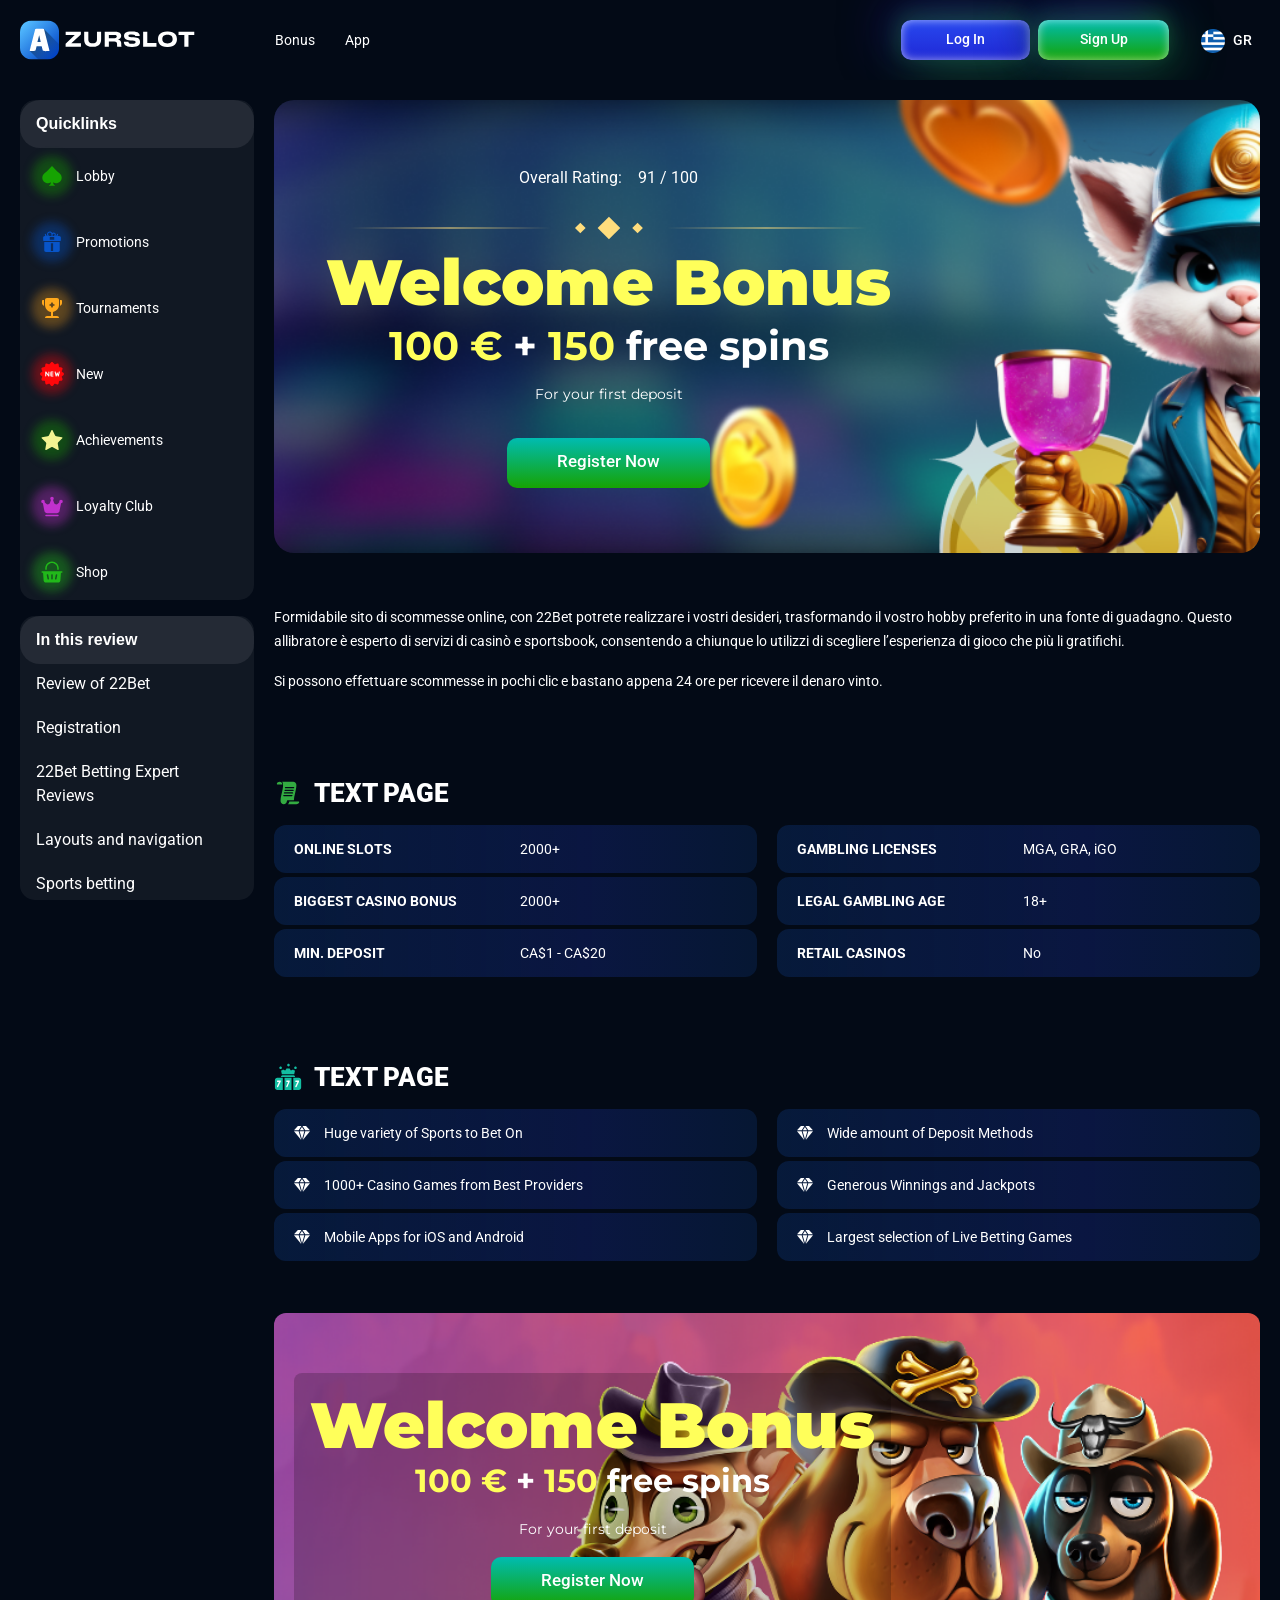
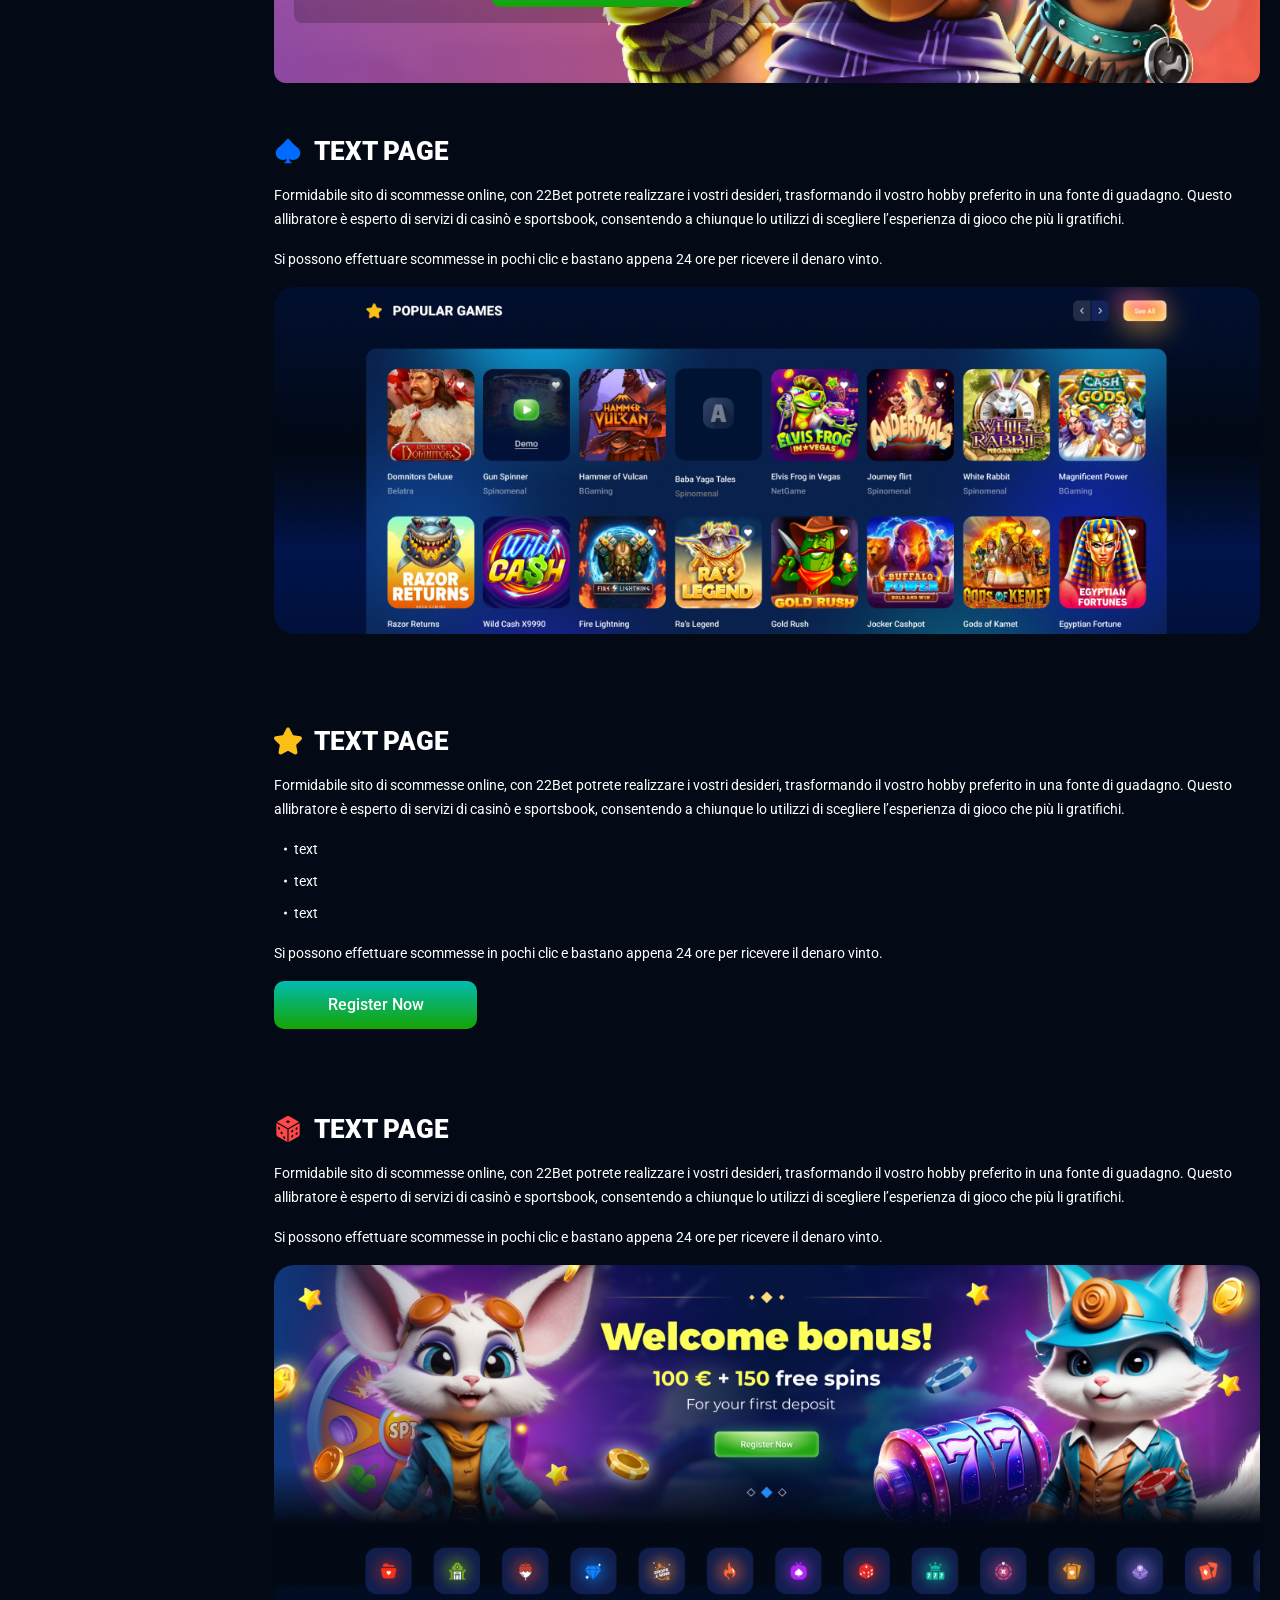
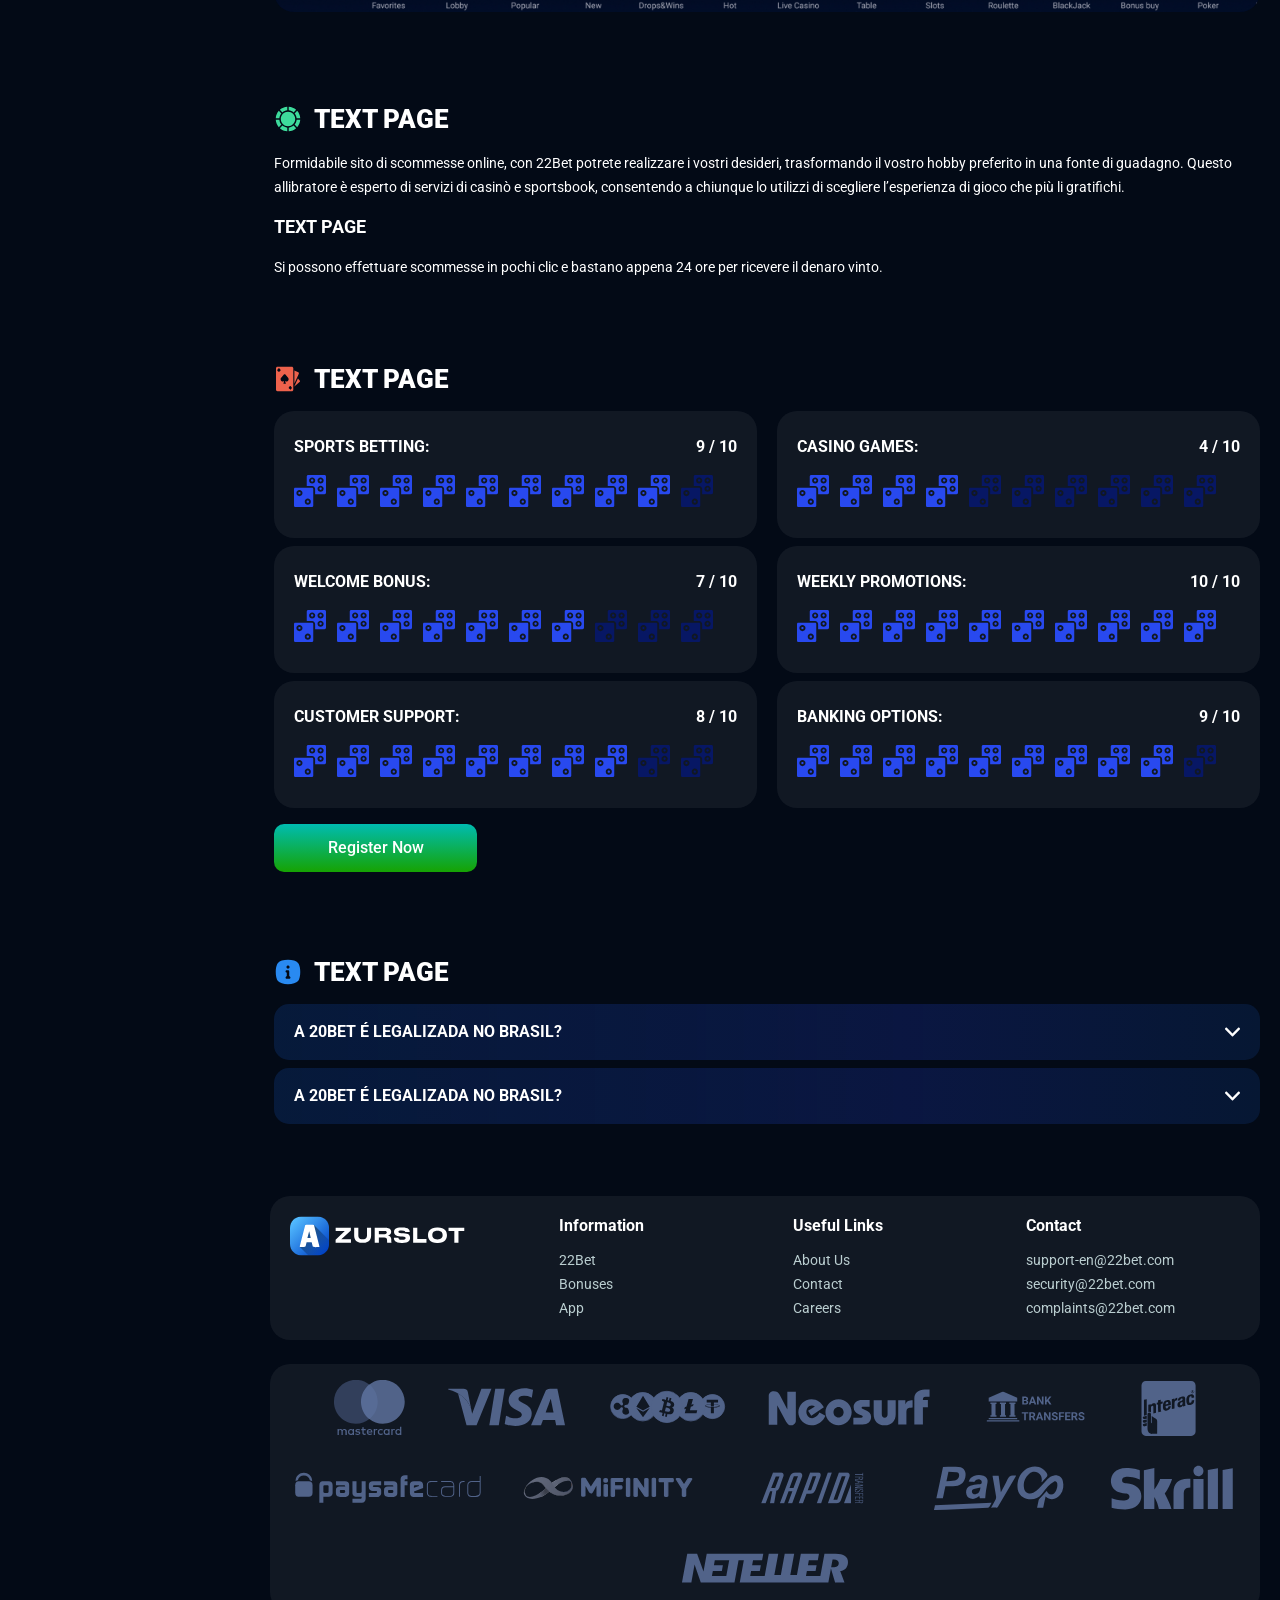
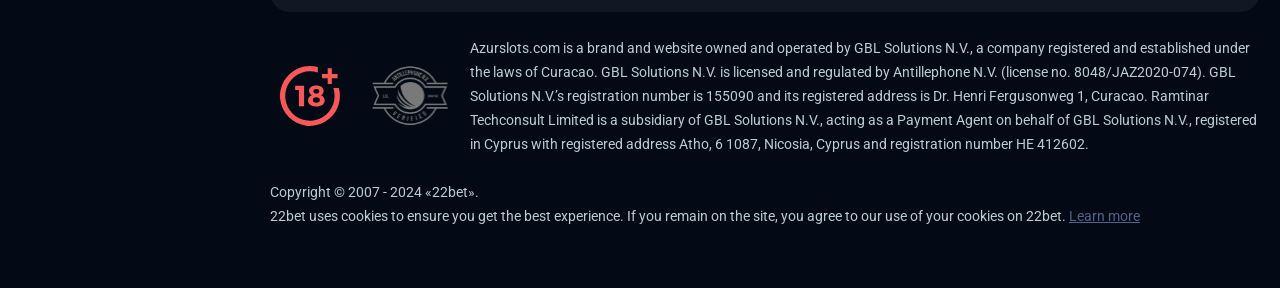
<file: index.html>
<!DOCTYPE html>
<html lang="gr">
  <head>
    <meta charset="UTF-8" />
    <meta name="viewport" content="width=device-width, initial-scale=1.0" />
    <title>Welcome bonus!</title>
    <meta
      name="description"
      content=""
    />
    <meta property="og:site_name" content="" />
    <meta property="og:title" content="" />
    <meta property="og:type" content="website" />
    <meta property="og:url" content="http://azurslot.gr/" />
    <meta property="og:image" content />
    <meta property="og:image:alt" content />
    <meta property="og:locale" content="gr" />
    <meta
      property="og:description"
      content=""
    />
    <link rel="preconnect" href="https://fonts.googleapis.com" />
    <link rel="preconnect" href="https://fonts.gstatic.com" crossorigin />
    <link
      href="https://fonts.googleapis.com/css2?family=Roboto:wght@400;500;700&family=Montserrat:wght@100;200;300;400;500;600;700;800;900&display=swap"
      rel="stylesheet"
    />

    <link rel="stylesheet" href="./css/reset.css" />
    <link rel="stylesheet" href="./css/main.css" />
    <link rel="stylesheet" href="./css/media.css" />
    <link rel="icon" href="./images/favicon.png" type="image/x-icon" />
    <script
      src="https://code.jquery.com/jquery-3.6.1.min.js"
      integrity="sha256-o88AwQnZB+VDvE9tvIXrMQaPlFFSUTR+nldQm1LuPXQ="
      crossorigin="anonymous"
    ></script>
  </head>
  <body>
    <header class="header">
      <section class="content header__content">
        <a href="#" class="logo header__logo"
          ><img src="./images/logo.svg" alt="logo" title=""
        /></a>
        <button class="header__btn-menu">
          <svg
            width="16px"
            height="16px"
            viewBox="0 0 16 16"
            xmlns="http://www.w3.org/2000/svg"
          >
            <rect y="0" width="16" height="3" rx="1.5"></rect>
            <rect y="6.5" width="16" height="3" rx="1.5"></rect>
            <rect y="13" width="16" height="3" rx="1.5"></rect>
          </svg>
        </button>
        <nav class="menu header__menu">
          <ul class="header__menu-list">
            <li><a href="#">Bonus</a></li>
            <li><a href="#">App</a></li>
          </ul>
          <div class="header__btn">
            <a
              href="#"
              class="header__button header__button-login header__btn-login"
              >Log In
            </a>
            <a
              href="#"
              class="header__button header__button-signin header__btn-signin"
              >Sign Up</a
            >
          </div>
        </nav>
        <a href="#" class="header__button header__button-login">Log In</a>
        <a href="#" class="header__button header__button-signin">Sign Up</a>

        <div class="header__language">
          <div class="header__flag-wrap">
            <a class="header__country" href="#">
              <span><img src="./images/flag.png" alt=" Flag" title /></span>
              <span>gr</span>
            </a>
          </div>
        </div>
      </section>
    </header>
    <main class="main">
      <aside class="sidebar-wrapper">
        <section class="content sidebar">
          <nav class="menu sidebar__menu">
            <button class="sidebar__links-menu">Quicklinks</button>
            <ul>
              <li>
                <a href="#">
                  <div class="icon-blur">
                    <span></span>
                    <img
                      class="icon-default"
                      src="./images/sidebar/lobby.svg"
                      alt=" Lobby"
                      title
                    />
                  </div>

                  Lobby
                </a>
              </li>
              <li>
                <a href="#">
                  <div class="icon-blur">
                    <span></span>
                    <img
                      class="icon-default"
                      src="./images/sidebar/promotions.svg"
                      alt="Promotions"
                      title
                    />
                  </div>
                  Promotions</a
                >
              </li>
              <li>
                <a href="#">
                  <div class="icon-blur">
                    <span></span
                    ><img
                      class="icon-default"
                      src="./images/sidebar/tournaments.svg"
                      alt="Tournaments"
                      title
                    />
                  </div>
                  Tournaments</a
                >
              </li>
              <li>
                <a href="#">
                  <div class="icon-blur">
                    <span></span
                    ><img
                      class="icon-default"
                      src="./images/sidebar/new.svg"
                      alt="New"
                      title
                    />
                  </div>

                  New</a
                >
              </li>
              <li>
                <a href="">
                  <div class="icon-blur">
                    <span></span
                    ><img
                      class="icon-default"
                      src="./images/sidebar/achievements.svg"
                      alt="Achievements"
                      title
                    />
                  </div>
                  Achievements</a
                >
              </li>

              <li>
                <a href="">
                  <div class="icon-blur">
                    <span></span
                    ><img
                      class="icon-default"
                      src="./images/sidebar/loyaltyClub.svg"
                      alt="Loyalty Club"
                      title
                    />
                  </div>
                  Loyalty Club</a
                >
              </li>
              <li>
                <a href="">
                  <div class="icon-blur">
                    <span></span
                    ><img
                      class="icon-default"
                      src="./images/sidebar/shop.svg"
                      alt="Shop"
                      title
                    />
                  </div>
                  Shop</a
                >
              </li>
            </ul>
          </nav>

          <div class="sidebar__navigation">
            <button class="sidebar__links-button">In this review</button>
            <div class="sidebar__links">
              <ul class="sidebar__links-list">
                <li><a href="#" title>Review of 22Bet</a></li>
                <li><a href="#" title>Registration</a></li>
                <li><a href="#" title>22Bet Betting Expert Reviews</a></li>
                <li><a href="#" title>Layouts and navigation</a></li>
                <li><a href="#" title>Sports betting</a></li>
                <li><a href="#" title>Sports offers</a></li>
                <li><a href="#" title>Live betting</a></li>
                <li><a href="#" title>Cash out</a></li>
                <li><a href="#" title>Live stream</a></li>
              </ul>
            </div>
          </div>
        </section>
      </aside>

      <section class="content__wrapper">
        <section class="content hero hero__content">
          <div class="background ">
            <img src="./images/main/bg-main.png" alt="hero" title />
          </div>

          <div class="hero__data">
            <div
              class="hero__rating"
              itemscope
              itemtype="http://schema.org/Game"
            >
              <p>Overall Rating:</p>
              <meta itemprop="name" content="http://azurslot.gr/" />
              <span
                itemprop="aggregateRating"
                itemscope
                itemtype="http://schema.org/AggregateRating"
              >
                <span itemprop="ratingValue"> 91 </span>
                <span> / </span>
                <span itemprop="bestRating"> 100 </span>
                <meta itemprop="reviewCount" content="100" />
              </span>
            </div>
            <h1 class="title general hero__title">
              Welcome Bonus 
              <strong>
                100 € <span> + </span>150 <span>free spins </span></strong
              >
            </h1>
            <p class="hero__text">For your first deposit</p>

            <a href="#" class="button hero__button">Register Now</a>
          </div>
        </section>
        <section class="content page-nav">
          <div class="page-nav-button sidebar__links-button">
            In this review
          </div>
          <ul class="page-nav-list sidebar__links-list">
            <li><a href="#" title>Review of 22Bet</a></li>
            <li><a href="#" title>Registration</a></li>
            <li><a href="#" title>22Bet Betting Expert Reviews</a></li>
            <li><a href="#" title>Layouts and navigation</a></li>
            <li><a href="#" title>Sports betting</a></li>
            <li><a href="#" title>Sports offers</a></li>
            <li><a href="#" title>Live betting</a></li>
            <li><a href="#" title>Cash out</a></li>
            <li><a href="#" title>Live stream</a></li>
          </ul>
        </section>
        <section class="content article">
          <p>
            Formidabile sito di scommesse online, con 22Bet potrete realizzare i
            vostri desideri, trasformando il vostro hobby preferito in una fonte
            di guadagno. Questo allibratore è esperto di servizi di casinò e
            sportsbook, consentendo a chiunque lo utilizzi di scegliere
            l’esperienza di gioco che più li gratifichi.
          </p>

          <p>
            Si possono effettuare scommesse in pochi clic e bastano appena 24
            ore per ricevere il denaro vinto.
          </p>
        </section>

      
        <section class="content about">
          <h2 class="title high about__title">Text page</h2>
         <div class="about__content">
          <table class="about__table">
            <tbody class="about__group">
              
                <tr>
                <td>Online slots</td>
                <td>2000+</td>
               </tr>
               <tr>
                <td>Biggest casino bonus</td>
                <td>2000+</td>
               </tr>
               <tr>
                <td>Min. deposit</td>
                <td>CA$1 - CA$20</td>
               </tr>
            </tbody>
            <tbody class="about__group">
                <tr>
                  <td>Gambling licenses</td>
                  <td>MGA, GRA, iGO</td>
                </tr>
                <tr>
                  <td>Legal gambling age</td>
                  <td>18+</td>
                </tr>
                <tr>
                  <td>Retail casinos</td>
                  <td>No</td>
                </tr>
              
            </tbody>
          </table>
       
         </div>
        </section> 
  <section class="content features ">
          <h2 class="title high features__title features__title-jackpot">Text page</h2>
          <div class="features__list">
              
            <div class="features__info">
            <ul >
              <li class="features__item">
                      Huge variety of Sports to Bet On
              </li>
              <li>
                1000+ Casino Games from Best Providers
              </li>
              <li>
                Mobile Apps for iOS and Android
              </li>
            </ul>
            <ul>
              <li>
                Wide amount of Deposit Methods
              </li>
              <li>
                Generous Winnings and Jackpots
              </li>
              <li>
               Largest selection of Live Betting Games
              </li>
            </ul>
           </div>
       
          </div>
        </section>
        <section class="content banner">
          <div class="background banner__background">
            <img src="./images/main/banner-main.png" alt="banner" title />
          </div>
          <div class="banner__info">
            <h2 class="title high banner__title-main">
              Welcome Bonus 
              <strong>
                100 € <span> + </span>150 <span>free spins </span></strong
              >
            </h2>
            <p>
              For your first deposit</p>
              <a href="#" class="button banner__button">Register Now</a>
            </p>
          </div>
        </section>
        <section class="content article">
          <h2 class="article__title high title">Text page</h2>

          <p class="">
            Formidabile sito di scommesse online, con 22Bet potrete realizzare i
            vostri desideri, trasformando il vostro hobby preferito in una fonte
            di guadagno. Questo allibratore è esperto di servizi di casinò e
            sportsbook, consentendo a chiunque lo utilizzi di scegliere
            l’esperienza di gioco che più li gratifichi.
          </p>

          <p>
            Si possono effettuare scommesse in pochi clic e bastano appena 24
            ore per ricevere il denaro vinto.
          </p>
          <div class="images">
            <img
              src="./images/main/image1-main.png"
              alt="images"
              title
              class=""
            />
          </div>
        </section>
        <section class="content article">
          <h2 class="article__title article__title-star high title">Text page</h2>
          <p>
            Formidabile sito di scommesse online, con 22Bet potrete realizzare i
            vostri desideri, trasformando il vostro hobby preferito in una fonte
            di guadagno. Questo allibratore è esperto di servizi di casinò e
            sportsbook, consentendo a chiunque lo utilizzi di scegliere
            l’esperienza di gioco che più li gratifichi.
          </p>
          <ul>
            <li>text</li>
            <li>text</li>
            <li>text</li>
          </ul>
          <p>
            Si possono effettuare scommesse in pochi clic e bastano appena 24
            ore per ricevere il denaro vinto.
          </p>

          <a href="#" class="button article__button">Register Now</a>
        </section>
        <section class="content article">
          <h2 class="article__title article__title-cube high title">Text page</h2>

          <p class="">
            Formidabile sito di scommesse online, con 22Bet potrete realizzare i
            vostri desideri, trasformando il vostro hobby preferito in una fonte
            di guadagno. Questo allibratore è esperto di servizi di casinò e
            sportsbook, consentendo a chiunque lo utilizzi di scegliere
            l’esperienza di gioco che più li gratifichi.
          </p>

          <p>
            Si possono effettuare scommesse in pochi clic e bastano appena 24
            ore per ricevere il denaro vinto.
          </p>
          <div class="images">
            <img
              src="./images/main/image2-main.png"
              alt="images"
              title
              class=""
            />
          </div>
        </section>
        <section class="content article">
          <h2 class="article__title article__title-roulette high title">Text page</h2>
          <p>
            Formidabile sito di scommesse online, con 22Bet potrete realizzare i
            vostri desideri, trasformando il vostro hobby preferito in una fonte
            di guadagno. Questo allibratore è esperto di servizi di casinò e
            sportsbook, consentendo a chiunque lo utilizzi di scegliere
            l’esperienza di gioco che più li gratifichi.
          </p>

          <h3>Text page</h3>

          <p>
            Si possono effettuare scommesse in pochi clic e bastano appena 24
            ore per ricevere il denaro vinto.
          </p>
        </section>
        <section class="content ratings">
          <h2 class="ratings__title title high">Text page</h2>

              <div class="ratings__content">
              <ul class="ratings__list">
                <li>
                 
                  <div  class="ratings__info">
                    
                    <span class="ratings__data">
                      <span>9</span>
                      <span>/</span>
                      <span>10</span>
                    </span>
                   
                    <p>Sports betting:</p>
                
                  </div>
                  <div class="ratings__img">
                    <img src="./images/main/ratings-icon.svg" alt="ratings" title>
                    <img src="./images/main/ratings-icon.svg" alt="ratings" title>
                    <img src="./images/main/ratings-icon.svg" alt="ratings" title>
                    <img src="./images/main/ratings-icon.svg" alt="ratings" title>
                    <img src="./images/main/ratings-icon.svg" alt="ratings" title>
                    <img src="./images/main/ratings-icon.svg" alt="ratings" title>
                    <img src="./images/main/ratings-icon.svg" alt="ratings" title>
                    <img src="./images/main/ratings-icon.svg" alt="ratings" title>
                    <img src="./images/main/ratings-icon.svg" alt="ratings" title>
                    <img class="ratings-icon-grey" src="./images/main/ratings-icon-grey.svg" alt="ratings" title>
                    
                  </div>
                </li>
                <li>
                  
                  <div class="ratings__info">
                    <span class="ratings__data">
                      <span>7</span>
                      <span>/</span>
                      <span>10</span>
                    </span>
                    <p>Welcome Bonus:
                    </p> 
                  </div>
                  <div class="ratings__img">
                    <img src="./images/main/ratings-icon.svg" alt="ratings" title>
                    <img src="./images/main/ratings-icon.svg" alt="ratings" title>
                    <img src="./images/main/ratings-icon.svg" alt="ratings" title>
                    <img src="./images/main/ratings-icon.svg" alt="ratings" title>
                    <img src="./images/main/ratings-icon.svg" alt="ratings" title>
                  <img src="./images/main/ratings-icon.svg" alt="ratings" title>
                  <img src="./images/main/ratings-icon.svg" alt="ratings" title>
                    <img class="ratings-icon-grey" src="./images/main/ratings-icon-grey.svg" alt="ratings" title>
                    <img class="ratings-icon-grey" src="./images/main/ratings-icon-grey.svg" alt="ratings" title>
                    <img class="ratings-icon-grey" src="./images/main/ratings-icon-grey.svg" alt="ratings" title>
                
                  </div>
                </li>
                <li>
                  
                  <div class="ratings__info">
                    <span class="ratings__data">
                      <span>8</span>
                      <span>/</span>
                      <span>10</span>
                    </span>
                    <p>Customer support:</p>
              
                  </div>
                  <div class="ratings__img">
                    <img src="./images/main/ratings-icon.svg" alt="ratings" title>
                    <img src="./images/main/ratings-icon.svg" alt="ratings" title>
                    <img src="./images/main/ratings-icon.svg" alt="ratings" title>
                    <img src="./images/main/ratings-icon.svg" alt="ratings" title>
                    <img src="./images/main/ratings-icon.svg" alt="ratings" title>
                    <img src="./images/main/ratings-icon.svg" alt="ratings" title>
                    <img src="./images/main/ratings-icon.svg" alt="ratings" title>
                    <img src="./images/main/ratings-icon.svg" alt="ratings" title>
                    <img class="ratings-icon-grey" src="./images/main/ratings-icon-grey.svg" alt="ratings" title>
                    <img class="ratings-icon-grey" src="./images/main/ratings-icon-grey.svg" alt="ratings" title>
                    
                  </div>  
              </li>
              </ul>
              <ul class="ratings__list">
              <li>
               
                <div class="ratings__info">
                  <span class="ratings__data">
                    <span>4</span>
                    <span>/</span>
                    <span>10</span>
                  </span>
                  <p>Casino games:</p>
                
                </div>
                <div class="ratings__img">
                  <img src="./images/main/ratings-icon.svg" alt="ratings" title>
                  <img src="./images/main/ratings-icon.svg" alt="ratings" title>
                  <img src="./images/main/ratings-icon.svg" alt="ratings" title>
                  <img src="./images/main/ratings-icon.svg" alt="ratings" title>
                  <img class="ratings-icon-grey" src="./images/main/ratings-icon-grey.svg" alt="ratings" title>
                  <img class="ratings-icon-grey" src="./images/main/ratings-icon-grey.svg" alt="ratings" title>
                  <img class="ratings-icon-grey" src="./images/main/ratings-icon-grey.svg" alt="ratings" title>
                  <img class="ratings-icon-grey" src="./images/main/ratings-icon-grey.svg" alt="ratings" title>
                  <img class="ratings-icon-grey" src="./images/main/ratings-icon-grey.svg" alt="ratings" title>
                  <img class="ratings-icon-grey" src="./images/main/ratings-icon-grey.svg" alt="ratings" title>
                 
                </div>
              
               
              </li>
                <li>
                 
                  <div class="ratings__info">
                    <span class="ratings__data">
                      <span>10</span>
                      <span>/</span>
                      <span>10</span>
                    </span>
                    <p>Weekly Promotions:
                    </p>
              
                  </div>
                  <div class="ratings__img">
                    <img src="./images/main/ratings-icon.svg" alt="ratings" title>
                  <img src="./images/main/ratings-icon.svg" alt="ratings" title>
                  <img src="./images/main/ratings-icon.svg" alt="ratings" title>
                  <img src="./images/main/ratings-icon.svg" alt="ratings" title>
                  <img src="./images/main/ratings-icon.svg" alt="ratings" title>
                  <img src="./images/main/ratings-icon.svg" alt="ratings" title>
                  <img src="./images/main/ratings-icon.svg" alt="ratings" title>
                  <img src="./images/main/ratings-icon.svg" alt="ratings" title>
                  <img src="./images/main/ratings-icon.svg" alt="ratings" title>
                  <img src="./images/main/ratings-icon.svg" alt="ratings" title>
                  </div>   
                  
                </li> 
              <li>
               
                <div class="ratings__info">
                  <span class="ratings__data">
                    <span>9</span>
                    <span>/</span>
                    <span>10</span>
                  </span>
                  <p>Banking Options:</p>
                  
                </div> 
                <div class="ratings__img">
                  <img src="./images/main/ratings-icon.svg" alt="ratings" title>
                  <img src="./images/main/ratings-icon.svg" alt="ratings" title>
                  <img src="./images/main/ratings-icon.svg" alt="ratings" title>
                  <img src="./images/main/ratings-icon.svg" alt="ratings" title>
                  <img src="./images/main/ratings-icon.svg" alt="ratings" title>
                  <img src="./images/main/ratings-icon.svg" alt="ratings" title>
                  <img src="./images/main/ratings-icon.svg" alt="ratings" title>
                  <img src="./images/main/ratings-icon.svg" alt="ratings" title>
                  <img src="./images/main/ratings-icon.svg" alt="ratings" title>
                  <img class="ratings-icon-grey" src="./images/main/ratings-icon-grey.svg" alt="ratings" title>
                </div>
              </li> 
            
              </ul>
             
            </div>

          <a href="#" class="button ratings__button">Register Now</a>
        </section>
        <section class="content faq">
          <h2 class="title high faq__title">Text page</h2>
          <ul class="faq__list" itemscope itemtype="https://schema.org/FAQPage">
            <li
              class="faq__item"
              itemscope
              itemprop="mainEntity"
              itemtype="https://schema.org/Question"
            >
              <h3
                class="title medium faq__subtitle js-button-expander"
                itemprop="name"
              >
                A 20Bet é legalizada no Brasil?
              </h3>
              <div
                class="faq__answer js-expand-content"
                itemscope
                itemprop="acceptedAnswer"
                itemtype="https://schema.org/Answer"
              >
                <p itemprop="text">
                  O pacote especial para novos usuários da 20Bet paga 100% sobre
                  o primeiro depósito, com limite de 600 BRL.
                </p>
              </div>
            </li>
            <li
              class="faq__item"
              itemscope
              itemprop="mainEntity"
              itemtype="https://schema.org/Question"
            >
              <h3
                class="title medium faq__subtitle js-button-expander"
                itemprop="name"
              >
                A 20Bet é legalizada no Brasil?
              </h3>
              <div
                class="faq__answer js-expand-content"
                itemscope
                itemprop="acceptedAnswer"
                itemtype="https://schema.org/Answer"
              >
                <p itemprop="text">
                  O pacote especial para novos usuários da 20Bet paga 100% sobre
                  o primeiro depósito, com limite de 600 BRL.
                </p>
              </div>
            </li>
          </ul>
        </section>
        <div class="" onclick="scrollToTop()">
          <button class="main__arrow" id="scrollToTopBtn"></button>
        </div>
      </section>
    </main>
    <footer class="footer">
      <section class="content footer__content">
        <div class="footer__wrapper">
          <div class="footer__logo-wrap">
            <a href="./index.html" class="logo footer__logo"
              ><img src="./images/logo.svg" alt="logo" title=""
            /></a>
          </div>
          <ul class="footer__menu">
            <li>
              <div>Information</div>
              <ul class="footer__info">
                <li><a href="#">22Bet </a></li>
                <li><a href="#">Bonuses</a></li>
                <li><a href="#">App </a></li>
              </ul>
            </li>

            <li>
              <div>Useful Links</div>
              <ul class="footer__info">
                <li><a href="#">About Us</a></li>
                <li><a href="#">Contact</a></li>
                <li><a href="#">Careers</a></li>
              </ul>
            </li>
            <li>
              <div>Contact</div>
              <ul class="footer__info">
                <li>
                  <a href="mailto:support-en@22bet.com">support-en@22bet.com</a>
                </li>
                <li>
                  <a href="mailto:security@22bet.com">security@22bet.com</a>
                </li>
                <li>
                  <a href="mailto:complaints@22bet.com">complaints@22bet.com</a>
                </li>
              </ul>
            </li>
          </ul>
        </div>

        <div class="footer__cards-pay">
          <ul class="footer__cards-pay-first">
            <li>
              <a href="#"
                ><img src="./images/footer-pay/mastercard.svg" alt="pay" title
              /></a>
            </li>
            <li>
              <a href="#"
                ><img src="./images/footer-pay/visa.svg" alt="pay" title
              /></a>
            </li>
            <li>
              <a href="#"
                ><img src="./images/footer-pay/crypto.svg" alt="pay" title
              /></a>
            </li>
            <li>
              <a href="#"
                ><img src="./images/footer-pay/neosurf.svg" alt="pay" title
              /></a>
            </li>
            <li>
              <a href="#"
                ><img
                  src="./images/footer-pay/bank-transfers.svg"
                  alt="pay"
                  title
              /></a>
            </li>
            <li>
              <a href="#"
                ><img src="./images/footer-pay/interac.svg" alt="pay" title
              /></a>
            </li>
            <li>
              <a href="#"
                ><img src="./images/footer-pay/paysafecard.svg" alt="pay" title
              /></a>
            </li>
            <li>
              <a href="#"
                ><img
                  class="footer__cards-pay-img"
                  src="./images/footer-pay/mifinity.svg"
                  alt="pay"
                  title
              /></a>
            </li>
            <li>
              <a href="#"
                ><img
                  class="footer__cards-pay-img"
                  src="./images/footer-pay/rapid.svg"
                  alt="pay"
                  title
              /></a>
            </li>
            <li>
              <a href="#"
                ><img
                  class="footer__cards-pay-img"
                  src="./images/footer-pay/payOp.svg"
                  alt="pay"
                  title
              /></a>
            </li>
            <li>
              <a href="#"
                ><img
                  class="footer__cards-pay-img"
                  src="./images/footer-pay/skrill.svg"
                  alt="pay"
                  title
              /></a>
            </li>
            <li>
              <a href="#"
                ><img
                  class="footer__cards-pay-img"
                  src="./images/footer-pay/neteller.svg"
                  alt="pay"
                  title
              /></a>
            </li>
          </ul>
        </div>
        <div class="footer__text">
          <div class="footer__img">
            <img src="./images/age.svg" alt="age" title />
          <img src="./images/footer-frame.svg" alt="frame" title />
          </div>
          <p>
            Azurslots.com is a brand and website owned and operated by GBL
            Solutions N.V., a company registered and established under the laws
            of Curacao. GBL Solutions N.V. is licensed and regulated by
            Antillephone N.V. (license no. 8048/JAZ2020-074). GBL Solutions
            N.V.’s registration number is 155090 and its registered address is
            Dr. Henri Fergusonweg 1, Curacao. Ramtinar Techconsult Limited is a
            subsidiary of GBL Solutions N.V., acting as a Payment Agent on
            behalf of GBL Solutions N.V., registered in Cyprus with registered
            address Atho, 6 1087, Nicosia, Cyprus and registration number ΗΕ
            412602.
          </p>
        </div>
        <div class="footer__copy">
          <p>Copyright &copy; 2007 - 2024 «22bet».</p>
        <p>
          22bet uses cookies to ensure you get the best experience. If you
          remain on the site, you agree to our use of your cookies on 22bet.
          <a href="" class="footer__link">Learn more</a>
        </p>
        </div>
      </section>
    </footer>
    <script src="./js/sidebar.js" defer></script>
    <script src="./js/arrowUp.js" defer></script>
    <script src="./js/expander.js" defer></script>
    <script src="./js/mobile-menu.js" defer></script>
  </body>
</html>
</file>
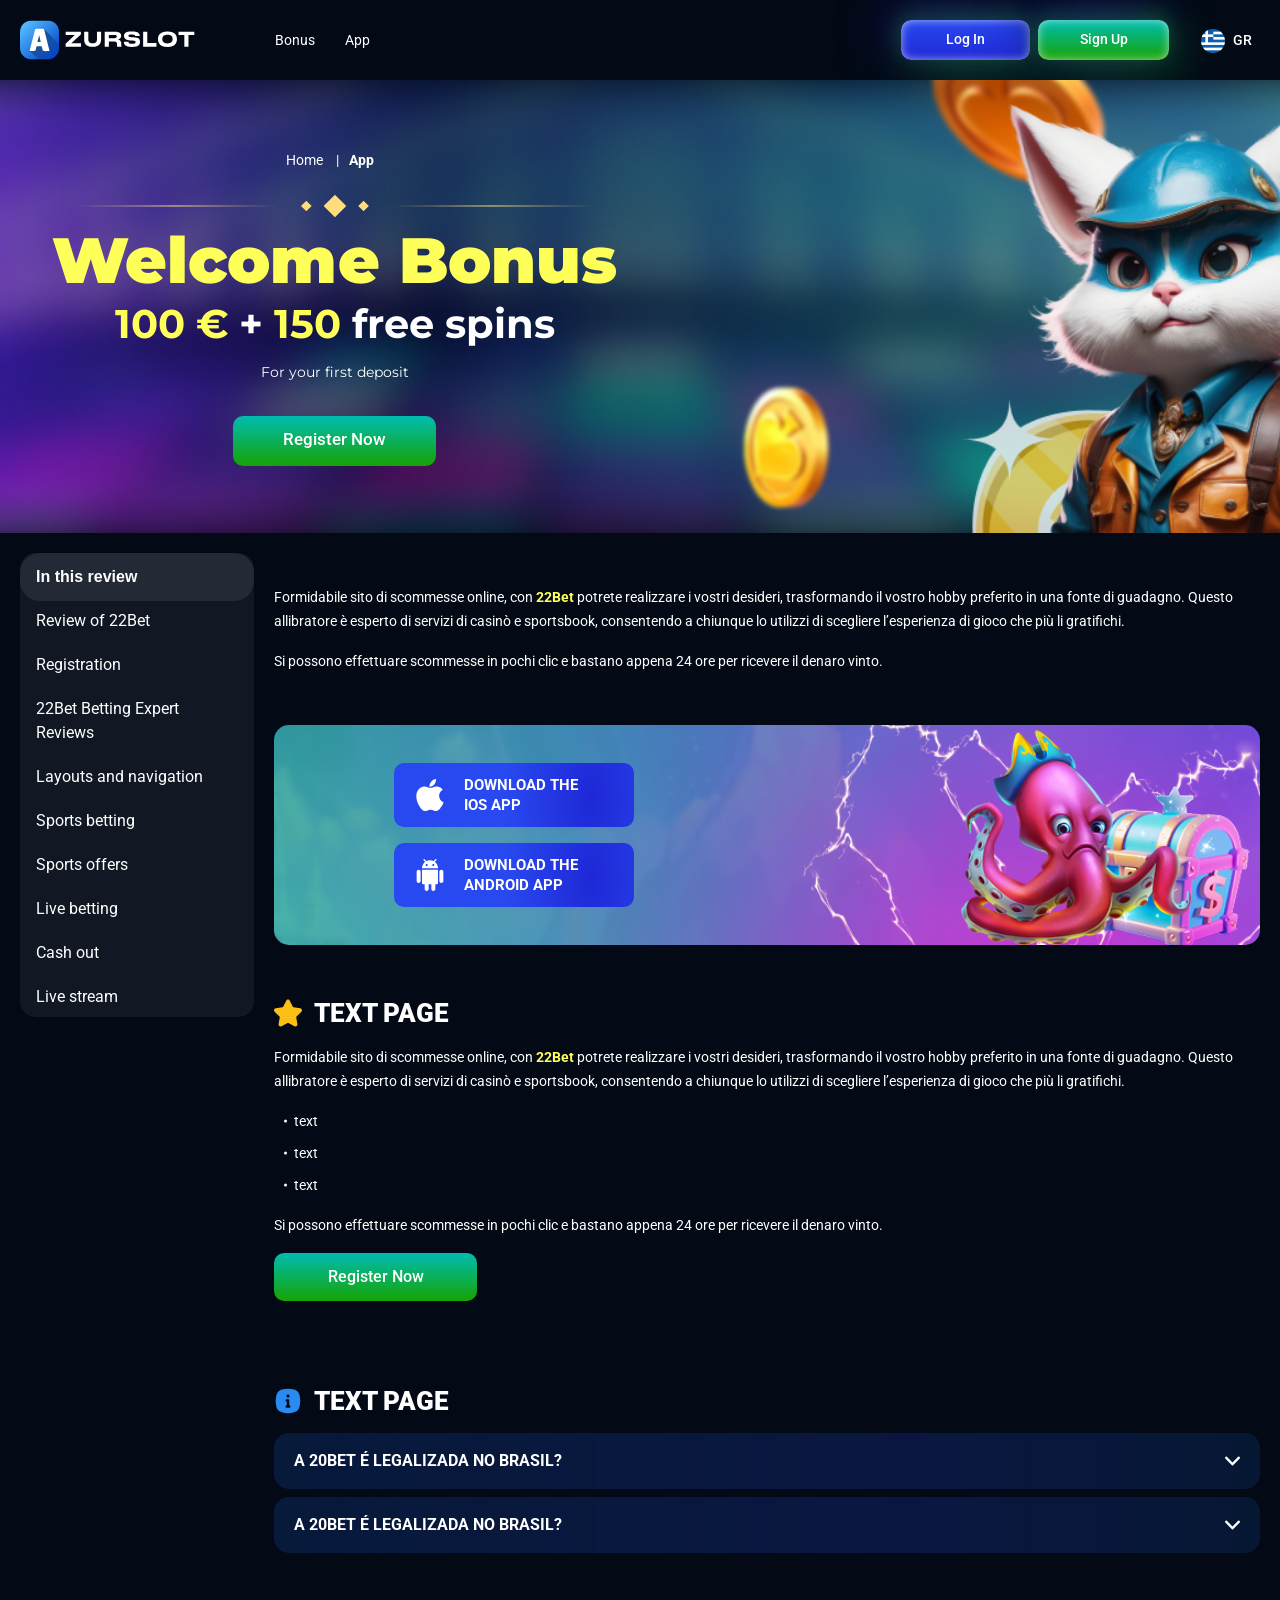
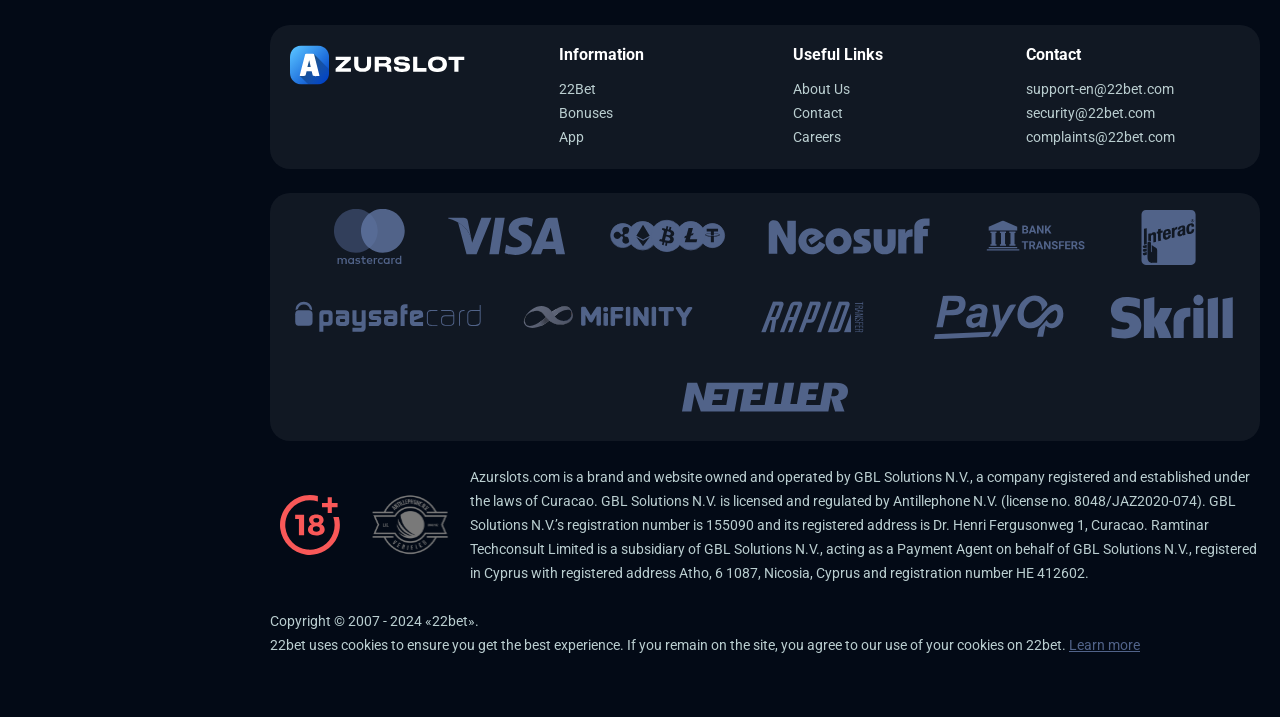
<file: app.html>
<!DOCTYPE html>
<html lang="gr">
  <head>
    <meta charset="UTF-8" />
    <meta name="viewport" content="width=device-width, initial-scale=1.0" />
    <title>Welcome Bonus !</title>
    <meta name="description" content="" />
    <meta property="og:site_name" content="" />
    <meta property="og:title" content="" />
    <meta property="og:type" content="website" />
    <meta property="og:url" content="http://azurslot.gr/" />
    <meta property="og:image" content />
    <meta property="og:image:alt" content />
    <meta property="og:locale" content="gr" />
    <meta property="og:description" content="" />
    <link rel="preconnect" href="https://fonts.googleapis.com" />
    <link rel="preconnect" href="https://fonts.gstatic.com" crossorigin />
    <link
      href="https://fonts.googleapis.com/css2?family=Roboto:wght@400;500;700&family=Montserrat:wght@100;200;300;400;500;600;700;800;900&display=swap"
      rel="stylesheet"
    />

    <link rel="stylesheet" href="./css/reset.css" />
    <link rel="stylesheet" href="./css/main.css" />
    <link rel="stylesheet" href="./css/media.css" />
    <link rel="icon" href="./images/favicon.png" type="image/x-icon" />
    <script
      src="https://code.jquery.com/jquery-3.6.1.min.js"
      integrity="sha256-o88AwQnZB+VDvE9tvIXrMQaPlFFSUTR+nldQm1LuPXQ="
      crossorigin="anonymous"
    ></script>
  </head>
  <body>
    <header class="header">
      <section class="content header__content">
        <a href="#" class="logo header__logo"
          ><img src="./images/logo.svg" alt="logo" title=""
        /></a>
        <button class="header__btn-menu">
          <svg
            width="16px"
            height="16px"
            viewBox="0 0 16 16"
            xmlns="http://www.w3.org/2000/svg"
          >
            <rect y="0" width="16" height="3" rx="1.5"></rect>
            <rect y="6.5" width="16" height="3" rx="1.5"></rect>
            <rect y="13" width="16" height="3" rx="1.5"></rect>
          </svg>
        </button>
        <nav class="menu header__menu">
          <ul class="header__menu-list">
            <li><a href="#">Bonus</a></li>
            <li><a href="#">App</a></li>
          </ul>
          <div class="header__btn">
            <a
              href="#"
              class="header__button header__button-login header__btn-login"
              >Log In
            </a>
            <a
              href="#"
              class="header__button header__button-signin header__btn-signin"
              >Sign Up</a
            >
          </div>
        </nav>
        <a href="#" class="header__button header__button-login">Log In </a>
        <a href="#" class="header__button header__button-signin">Sign Up</a>

        <div class="header__language">
          <div class="header__flag-wrap">
            <a class="header__country" href="#">
              <span><img src="./images/flag.png" alt=" Flag" title /></span>
              <span>gr</span>
            </a>
          </div>
        </div>
      </section>
    </header>
    <section class="hero hero__page">
      <div class="background hero__background">
        <img src="./images/app/bg-app.png" alt="hero" title />
      </div>

      <div class="hero__data hero__data-page">
        <ul
          class="breadcrumbs"
          itemscope
          itemtype="https://schema.org/BreadcrumbList"
        >
          <li
            itemprop="itemListElement"
            itemscope
            itemtype="https://schema.org/ListItem"
          >
            <a href="#" itemprop="item"> <span itemprop="name">Home</span></a>
            <meta itemprop="position" content="1" />
          </li>
          <li
            itemprop="itemListElement"
            itemscope
            itemtype="https://schema.org/ListItem"
          >
            <a href="#" itemprop="item"> <span itemprop="name">App</span></a>
            <meta itemprop="position" content="2" />
          </li>
        </ul>
        <h1 class="title general hero__title">
          Welcome Bonus
          <strong> 100 € <span> + </span>150 <span>free spins </span></strong>
        </h1>
        <p class="hero__text">For your first deposit</p>

        <a href="#" class="button hero__button">Register Now</a>
      </div>
    </section>
    <main class="main main-page">
      <aside class="sidebar-wrapper">
        <section class="content sidebar">
          <div class="sidebar__navigation">
            <button class="sidebar__links-button">In this review</button>
            <div class="sidebar__links">
              <ul class="sidebar__links-list">
                <li><a href="#" title>Review of 22Bet</a></li>
                <li><a href="#" title>Registration</a></li>
                <li><a href="#" title>22Bet Betting Expert Reviews</a></li>
                <li><a href="#" title>Layouts and navigation</a></li>
                <li><a href="#" title>Sports betting</a></li>
                <li><a href="#" title>Sports offers</a></li>
                <li><a href="#" title>Live betting</a></li>
                <li><a href="#" title>Cash out</a></li>
                <li><a href="#" title>Live stream</a></li>
              </ul>
            </div>
          </div>
        </section>
      </aside>

      <section class="content__wrapper">
        <section class="content page-nav">
          <div class="page-nav-button sidebar__links-button">
            In this review
          </div>
          <ul class="page-nav-list sidebar__links-list">
            <li><a href="#" title>Review of 22Bet</a></li>
            <li><a href="#" title>Registration</a></li>
            <li><a href="#" title>22Bet Betting Expert Reviews</a></li>
            <li><a href="#" title>Layouts and navigation</a></li>
            <li><a href="#" title>Sports betting</a></li>
            <li><a href="#" title>Sports offers</a></li>
            <li><a href="#" title>Live betting</a></li>
            <li><a href="#" title>Cash out</a></li>
            <li><a href="#" title>Live stream</a></li>
          </ul>
        </section>
        <section class="content article">
          <p>
            Formidabile sito di scommesse online, con
            <a href="#" class="article__link">22Bet</a> potrete realizzare i
            vostri desideri, trasformando il vostro hobby preferito in una fonte
            di guadagno. Questo allibratore è esperto di servizi di casinò e
            sportsbook, consentendo a chiunque lo utilizzi di scegliere
            l’esperienza di gioco che più li gratifichi.
          </p>

          <p>
            Si possono effettuare scommesse in pochi clic e bastano appena 24
            ore per ricevere il denaro vinto.
          </p>
        </section>
        <section class="content banner__app">
          <div class="background banner__background-app">
            <img
              class="background-app"
              src="./images/app/banner-app.png"
              alt="banner"
              title
            />
          </div>
          <div class="banner__content banner__content-app">
            <div class="banner__button-wrap">
              <a href="#" class="banner__btn banner__btn-android">
                DOWNLOAD THE IOS APP
              </a>

              <a href="#" class="banner__btn banner__btn-app">
                DOWNLOAD THE android APP</a
              >
            </div>
          </div>
        </section>
        <section class="content article">
          <h2 class="article__title article__title-star high title">
            Text page
          </h2>
          <p>
            Formidabile sito di scommesse online, con
            <a href="#" class="article__link">22Bet</a> potrete realizzare i
            vostri desideri, trasformando il vostro hobby preferito in una fonte
            di guadagno. Questo allibratore è esperto di servizi di casinò e
            sportsbook, consentendo a chiunque lo utilizzi di scegliere
            l’esperienza di gioco che più li gratifichi.
          </p>

          <ul>
            <li>text</li>
            <li>text</li>
            <li>text</li>
          </ul>
          <p>
            Si possono effettuare scommesse in pochi clic e bastano appena 24
            ore per ricevere il denaro vinto.
          </p>

          <a href="#" class="button article__button">Register Now</a>
        </section>
        <section class="content faq">
          <h2 class="title high faq__title">Text page</h2>
          <ul class="faq__list" itemscope itemtype="https://schema.org/FAQPage">
            <li
              class="faq__item"
              itemscope
              itemprop="mainEntity"
              itemtype="https://schema.org/Question"
            >
              <h3
                class="title medium faq__subtitle js-button-expander"
                itemprop="name"
              >
                A 20Bet é legalizada no Brasil?
              </h3>
              <div
                class="faq__answer js-expand-content"
                itemscope
                itemprop="acceptedAnswer"
                itemtype="https://schema.org/Answer"
              >
                <p itemprop="text">
                  O pacote especial para novos usuários da 20Bet paga 100% sobre
                  o primeiro depósito, com limite de 600 BRL.
                </p>
              </div>
            </li>
            <li
              class="faq__item"
              itemscope
              itemprop="mainEntity"
              itemtype="https://schema.org/Question"
            >
              <h3
                class="title medium faq__subtitle js-button-expander"
                itemprop="name"
              >
                A 20Bet é legalizada no Brasil?
              </h3>
              <div
                class="faq__answer js-expand-content"
                itemscope
                itemprop="acceptedAnswer"
                itemtype="https://schema.org/Answer"
              >
                <p itemprop="text">
                  O pacote especial para novos usuários da 20Bet paga 100% sobre
                  o primeiro depósito, com limite de 600 BRL.
                </p>
              </div>
            </li>
          </ul>
        </section>
      </section>
    </main>
    <footer class="footer">
      <section class="content footer__content">
        <div class="footer__wrapper">
          <div class="footer__logo-wrap">
            <a href="./index.html" class="logo footer__logo"
              ><img src="./images/logo.svg" alt="logo" title=""
            /></a>
          </div>
          <ul class="footer__menu">
            <li>
              <div>Information</div>
              <ul class="footer__info">
                <li><a href="#">22Bet </a></li>
                <li><a href="#">Bonuses</a></li>
                <li><a href="#">App </a></li>
              </ul>
            </li>

            <li>
              <div>Useful Links</div>
              <ul class="footer__info">
                <li><a href="#">About Us</a></li>
                <li><a href="#">Contact</a></li>
                <li><a href="#">Careers</a></li>
              </ul>
            </li>
            <li>
              <div>Contact</div>
              <ul class="footer__info">
                <li>
                  <a href="mailto:support-en@22bet.com">support-en@22bet.com</a>
                </li>
                <li>
                  <a href="mailto:security@22bet.com">security@22bet.com</a>
                </li>
                <li>
                  <a href="mailto:complaints@22bet.com">complaints@22bet.com</a>
                </li>
              </ul>
            </li>
          </ul>
        </div>

        <div class="footer__cards-pay">
          <ul class="footer__cards-pay-first">
            <li>
              <a href="#"
                ><img src="./images/footer-pay/mastercard.svg" alt="pay" title
              /></a>
            </li>
            <li>
              <a href="#"
                ><img src="./images/footer-pay/visa.svg" alt="pay" title
              /></a>
            </li>
            <li>
              <a href="#"
                ><img src="./images/footer-pay/crypto.svg" alt="pay" title
              /></a>
            </li>
            <li>
              <a href="#"
                ><img src="./images/footer-pay/neosurf.svg" alt="pay" title
              /></a>
            </li>
            <li>
              <a href="#"
                ><img
                  src="./images/footer-pay/bank-transfers.svg"
                  alt="pay"
                  title
              /></a>
            </li>
            <li>
              <a href="#"
                ><img src="./images/footer-pay/interac.svg" alt="pay" title
              /></a>
            </li>
            <li>
              <a href="#"
                ><img src="./images/footer-pay/paysafecard.svg" alt="pay" title
              /></a>
            </li>
            <li>
              <a href="#"
                ><img
                  class="footer__cards-pay-img"
                  src="./images/footer-pay/mifinity.svg"
                  alt="pay"
                  title
              /></a>
            </li>
            <li>
              <a href="#"
                ><img
                  class="footer__cards-pay-img"
                  src="./images/footer-pay/rapid.svg"
                  alt="pay"
                  title
              /></a>
            </li>
            <li>
              <a href="#"
                ><img
                  class="footer__cards-pay-img"
                  src="./images/footer-pay/payOp.svg"
                  alt="pay"
                  title
              /></a>
            </li>
            <li>
              <a href="#"
                ><img
                  class="footer__cards-pay-img"
                  src="./images/footer-pay/skrill.svg"
                  alt="pay"
                  title
              /></a>
            </li>
            <li>
              <a href="#"
                ><img
                  class="footer__cards-pay-img"
                  src="./images/footer-pay/neteller.svg"
                  alt="pay"
                  title
              /></a>
            </li>
          </ul>
        </div>
        <div class="footer__text">
          <div class="footer__img">
            <img src="./images/age.svg" alt="age" title />
            <img src="./images/footer-frame.svg" alt="frame" title />
          </div>
          <p>
            Azurslots.com is a brand and website owned and operated by GBL
            Solutions N.V., a company registered and established under the laws
            of Curacao. GBL Solutions N.V. is licensed and regulated by
            Antillephone N.V. (license no. 8048/JAZ2020-074). GBL Solutions
            N.V.’s registration number is 155090 and its registered address is
            Dr. Henri Fergusonweg 1, Curacao. Ramtinar Techconsult Limited is a
            subsidiary of GBL Solutions N.V., acting as a Payment Agent on
            behalf of GBL Solutions N.V., registered in Cyprus with registered
            address Atho, 6 1087, Nicosia, Cyprus and registration number ΗΕ
            412602.
          </p>
        </div>
        <div class="footer__copy">
          <p>Copyright &copy; 2007 - 2024 «22bet».</p>
          <p>
            22bet uses cookies to ensure you get the best experience. If you
            remain on the site, you agree to our use of your cookies on 22bet.
            <a href="" class="footer__link">Learn more</a>
          </p>
        </div>
      </section>
    </footer>
    <script src="./js/sidebar.js" defer></script>
    <script src="./js/expander.js" defer></script>
    <script src="./js/mobile-menu.js" defer></script>
  </body>
</html>
</file>
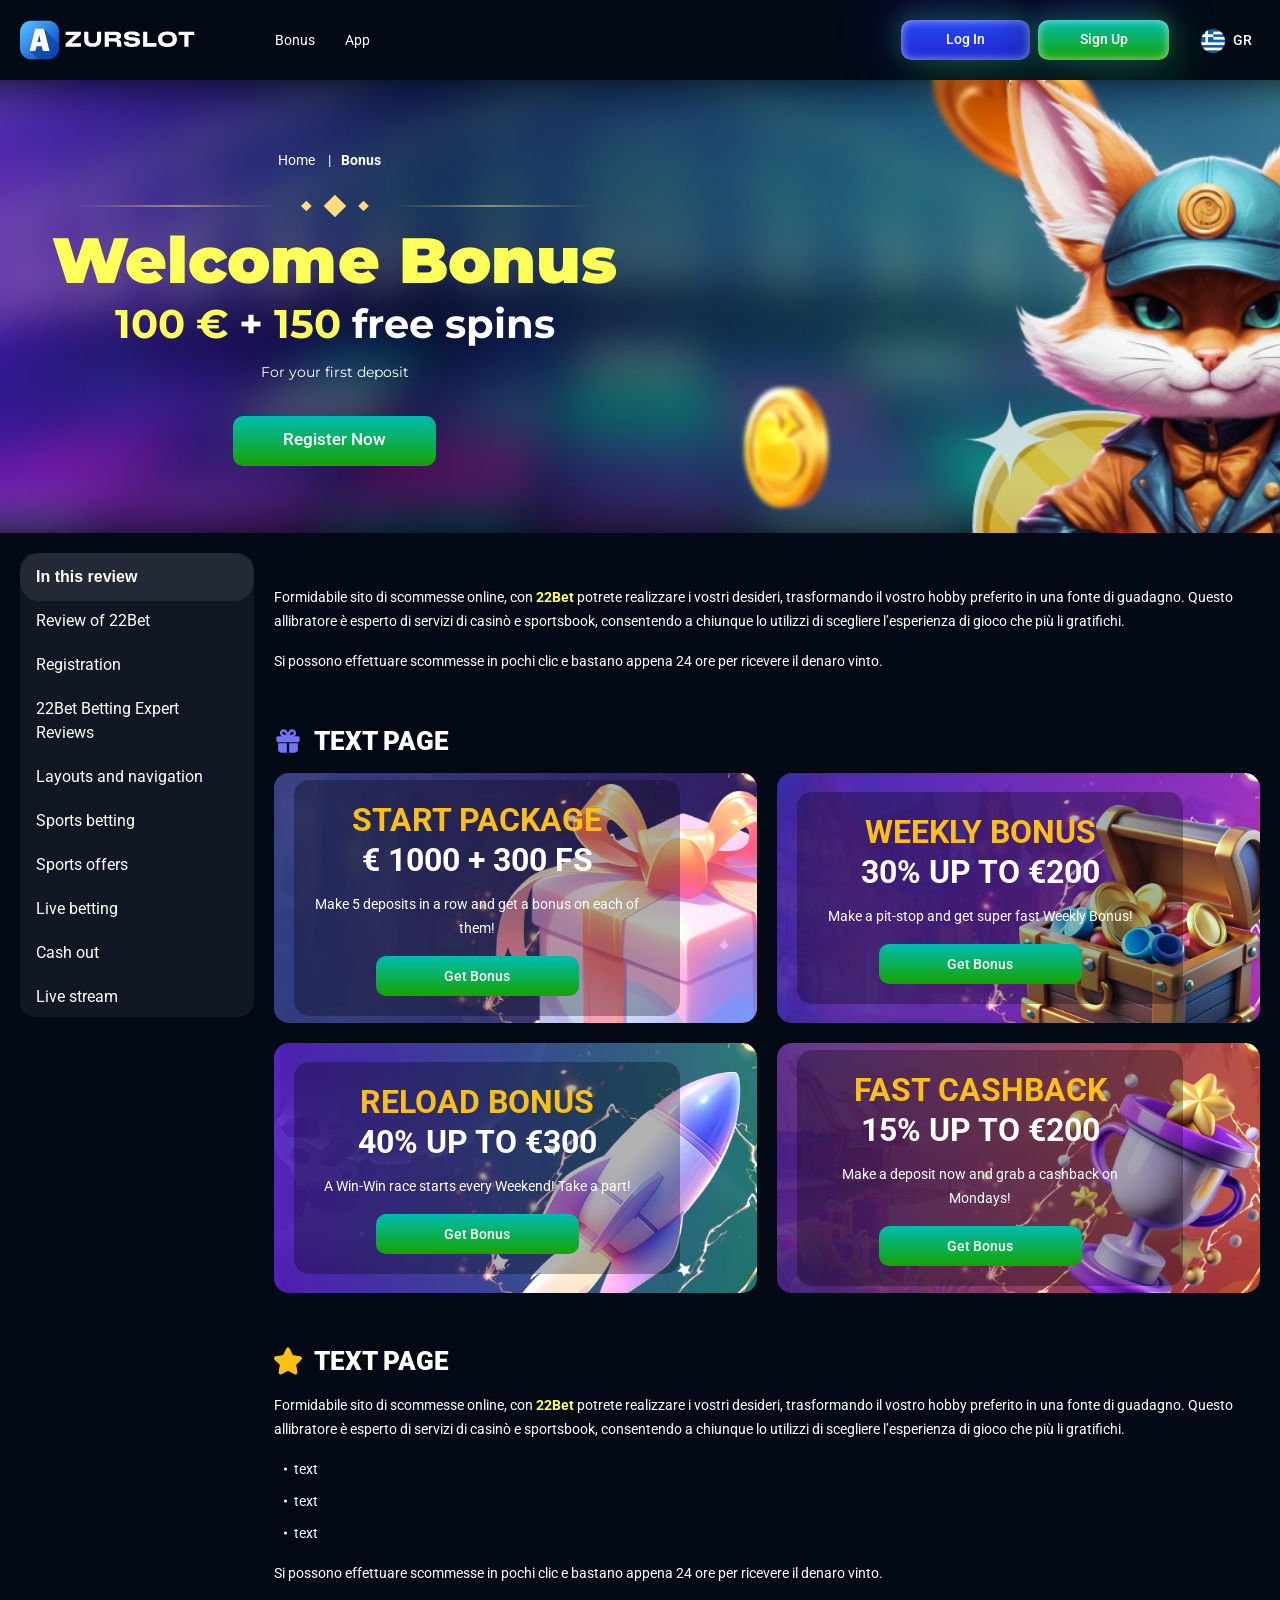
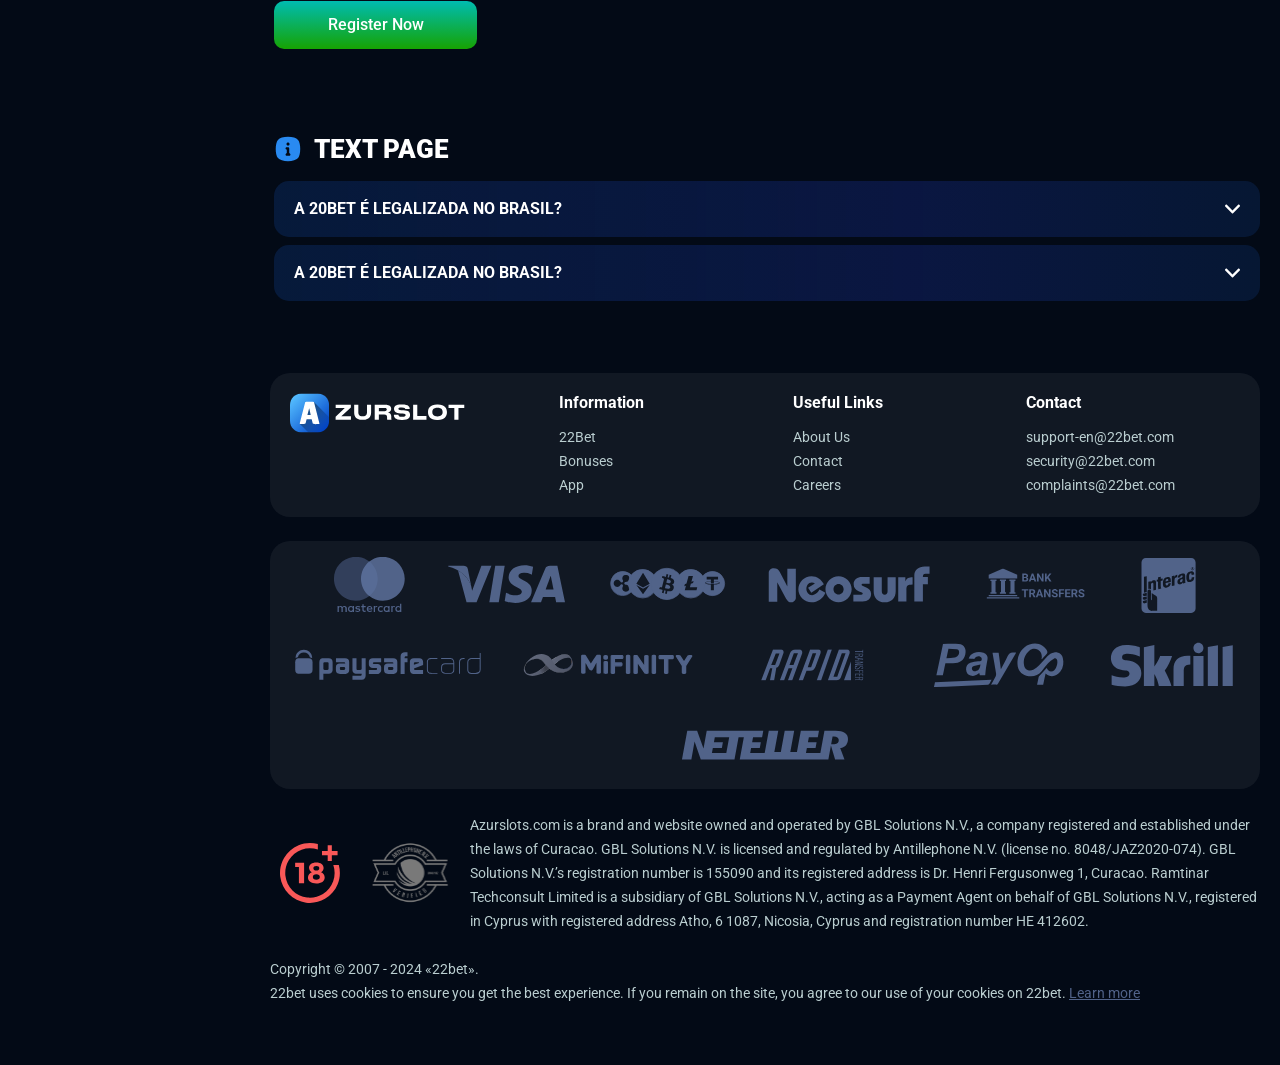
<file: bonus.html>
<!DOCTYPE html>
<html lang="gr">
  <head>
    <meta charset="UTF-8" />
    <meta name="viewport" content="width=device-width, initial-scale=1.0" />
    <title>Welcome Bonus !</title>
    <meta name="description" content="" />
    <meta property="og:site_name" content="" />
    <meta property="og:title" content="" />
    <meta property="og:type" content="website" />
    <meta property="og:url" content="http://azurslot.gr/" />
    <meta property="og:image" content />
    <meta property="og:image:alt" content />
    <meta property="og:locale" content="gr" />
    <meta property="og:description" content="" />
    <link rel="preconnect" href="https://fonts.googleapis.com" />
    <link rel="preconnect" href="https://fonts.gstatic.com" crossorigin />
    <link
      href="https://fonts.googleapis.com/css2?family=Roboto:wght@400;500;700&family=Montserrat:wght@100;200;300;400;500;600;700;800;900&display=swap"
      rel="stylesheet"
    />

    <link rel="stylesheet" href="./css/reset.css" />
    <link rel="stylesheet" href="./css/main.css" />
    <link rel="stylesheet" href="./css/media.css" />
    <link rel="icon" href="./images/favicon.png" type="image/x-icon" />
    <script
      src="https://code.jquery.com/jquery-3.6.1.min.js"
      integrity="sha256-o88AwQnZB+VDvE9tvIXrMQaPlFFSUTR+nldQm1LuPXQ="
      crossorigin="anonymous"
    ></script>
  </head>
  <body>
    <header class="header">
      <section class="content header__content">
        <a href="#" class="logo header__logo"
          ><img src="./images/logo.svg" alt="logo" title=""
        /></a>
        <button class="header__btn-menu">
          <svg
            width="16px"
            height="16px"
            viewBox="0 0 16 16"
            xmlns="http://www.w3.org/2000/svg"
          >
            <rect y="0" width="16" height="3" rx="1.5"></rect>
            <rect y="6.5" width="16" height="3" rx="1.5"></rect>
            <rect y="13" width="16" height="3" rx="1.5"></rect>
          </svg>
        </button>
        <nav class="menu header__menu">
          <ul class="header__menu-list">
            <li><a href="#">Bonus</a></li>
            <li><a href="#">App</a></li>
          </ul>
          <div class="header__btn">
            <a
              href="#"
              class="header__button header__button-login header__btn-login"
              >Log In
            </a>
            <a
              href="#"
              class="header__button header__button-signin header__btn-signin"
              >Sign Up</a
            >
          </div>
        </nav>
        <a href="#" class="header__button header__button-login">Log In</a>
        <a href="#" class="header__button header__button-signin">Sign Up</a>

        <div class="header__language">
          <div class="header__flag-wrap">
            <a class="header__country" href="#">
              <span><img src="./images/flag.png" alt=" Flag" title /></span>
              <span>gr</span>
            </a>
          </div>
        </div>
      </section>
    </header>
    <section class="hero hero__page">
      <div class="background hero__background">
        <img src="./images/bonus/bg-bonus.png" alt="hero" title />
      </div>

      <div class="hero__data hero__data-page">
        <ul
          class="breadcrumbs"
          itemscope
          itemtype="https://schema.org/BreadcrumbList"
        >
          <li
            itemprop="itemListElement"
            itemscope
            itemtype="https://schema.org/ListItem"
          >
            <a href="#" itemprop="item"> <span itemprop="name">Home</span></a>
            <meta itemprop="position" content="1" />
          </li>
          <li
            itemprop="itemListElement"
            itemscope
            itemtype="https://schema.org/ListItem"
          >
            <a href="#" itemprop="item"> <span itemprop="name">Bonus</span></a>
            <meta itemprop="position" content="2" />
          </li>
        </ul>
        <h1 class="title general hero__title">
          Welcome Bonus
          <strong> 100 € <span> + </span>150 <span>free spins </span></strong>
        </h1>
        <p class="hero__text">For your first deposit</p>

        <a href="#" class="button hero__button">Register Now</a>
      </div>
    </section>
    <main class="main main-page">
      <aside class="sidebar-wrapper">
        <section class="content sidebar">
          <div class="sidebar__navigation">
            <button class="sidebar__links-button">In this review</button>
            <div class="sidebar__links">
              <ul class="sidebar__links-list">
                <li><a href="#" title>Review of 22Bet</a></li>
                <li><a href="#" title>Registration</a></li>
                <li><a href="#" title>22Bet Betting Expert Reviews</a></li>
                <li><a href="#" title>Layouts and navigation</a></li>
                <li><a href="#" title>Sports betting</a></li>
                <li><a href="#" title>Sports offers</a></li>
                <li><a href="#" title>Live betting</a></li>
                <li><a href="#" title>Cash out</a></li>
                <li><a href="#" title>Live stream</a></li>
              </ul>
            </div>
          </div>
        </section>
      </aside>

      <section class="content__wrapper">
        <section class="content page-nav">
          <div class="page-nav-button sidebar__links-button">
            In this review
          </div>
          <ul class="page-nav-list sidebar__links-list">
            <li><a href="#" title>Review of 22Bet</a></li>
            <li><a href="#" title>Registration</a></li>
            <li><a href="#" title>22Bet Betting Expert Reviews</a></li>
            <li><a href="#" title>Layouts and navigation</a></li>
            <li><a href="#" title>Sports betting</a></li>
            <li><a href="#" title>Sports offers</a></li>
            <li><a href="#" title>Live betting</a></li>
            <li><a href="#" title>Cash out</a></li>
            <li><a href="#" title>Live stream</a></li>
          </ul>
        </section>
        <section class="content article">
          <p>
            Formidabile sito di scommesse online, con
            <a href="#" class="article__link">22Bet</a> potrete realizzare i
            vostri desideri, trasformando il vostro hobby preferito in una fonte
            di guadagno. Questo allibratore è esperto di servizi di casinò e
            sportsbook, consentendo a chiunque lo utilizzi di scegliere
            l’esperienza di gioco che più li gratifichi.
          </p>

          <p>
            Si possono effettuare scommesse in pochi clic e bastano appena 24
            ore per ricevere il denaro vinto.
          </p>
        </section>
        <section class="content bonuses">
          <h2 class="title high bonus__title">Text page</h2>
          <ul class="bonuses__list">
            <li class="bonuses__item">
              <div class="bonuses__img">
                <img src="./images/bonus/banner-bonus1.png" alt="" title="" />
              </div>
              <div class="bonuses__desc">
                <div>
                  <h2 class="title high bonuses__title">
                    START PACKAGE
                    <strong>€ 1000 + 300 FS</strong>
                  </h2>
                  <p>
                    Make 5 deposits in a row and get a bonus on each of them!
                  </p>
                </div>
                <div class="bonuses__buttons">
                  <a href="#" class="button bonuses__button">Get Bonus</a>
                </div>
              </div>
            </li>
            <li class="bonuses__item">
              <div class="bonuses__img">
                <img src="./images/bonus/banner-bonus2.png" alt="" title="" />
              </div>
              <div class="bonuses__desc">
                <div>
                  <h2 class="title high bonuses__title">
                    WEEKLY BONUS
                    <strong>30% UP TO €200 </strong>
                  </h2>
                  <p>Make a pit-stop and get super fast Weekly Bonus!</p>
                </div>
                <div class="bonuses__buttons">
                  <a href="#" class="button bonuses__button">Get Bonus</a>
                </div>
              </div>
            </li>
            <li class="bonuses__item">
              <div class="bonuses__img">
                <img src="./images/bonus/banner-bonus3.png" alt="" title="" />
              </div>
              <div class="bonuses__desc">
                <div>
                  <h2 class="title high bonuses__title">
                    RELOAD BONUS
                    <strong>40% UP TO €300</strong>
                  </h2>
                  <p>A Win-Win race starts every Weekend! Take a part!</p>
                </div>
                <div class="bonuses__buttons">
                  <a href="#" class="button bonuses__button">Get Bonus</a>
                </div>
              </div>
            </li>
            <li class="bonuses__item">
              <div class="bonuses__img">
                <img src="./images/bonus/banner-bonus4.png" alt="" title="" />
              </div>
              <div class="bonuses__desc">
                <div>
                  <h2 class="title high bonuses__title">
                    FAST CASHBACK
                    <strong>15% UP TO €200 </strong>
                  </h2>
                  <p>Make a deposit now and grab a cashback on Mondays!</p>
                </div>
                <div class="bonuses__buttons">
                  <a href="#" class="button bonuses__button">Get Bonus</a>
                </div>
              </div>
            </li>
          </ul>
        </section>
        <section class="content article">
          <h2 class="article__title article__title-star high title">
            Text page
          </h2>
          <p>
            Formidabile sito di scommesse online, con
            <a href="#" class="article__link">22Bet</a> potrete realizzare i
            vostri desideri, trasformando il vostro hobby preferito in una fonte
            di guadagno. Questo allibratore è esperto di servizi di casinò e
            sportsbook, consentendo a chiunque lo utilizzi di scegliere
            l’esperienza di gioco che più li gratifichi.
          </p>

          <ul>
            <li>text</li>
            <li>text</li>
            <li>text</li>
          </ul>
          <p>
            Si possono effettuare scommesse in pochi clic e bastano appena 24
            ore per ricevere il denaro vinto.
          </p>

          <a href="#" class="button article__button article__button-page"
            >Register Now</a
          >
        </section>
        <section class="content faq">
          <h2 class="title high faq__title">Text page</h2>
          <ul class="faq__list" itemscope itemtype="https://schema.org/FAQPage">
            <li
              class="faq__item"
              itemscope
              itemprop="mainEntity"
              itemtype="https://schema.org/Question"
            >
              <h3
                class="title medium faq__subtitle js-button-expander"
                itemprop="name"
              >
                A 20Bet é legalizada no Brasil?
              </h3>
              <div
                class="faq__answer js-expand-content"
                itemscope
                itemprop="acceptedAnswer"
                itemtype="https://schema.org/Answer"
              >
                <p itemprop="text">
                  O pacote especial para novos usuários da 20Bet paga 100% sobre
                  o primeiro depósito, com limite de 600 BRL.
                </p>
              </div>
            </li>
            <li
              class="faq__item"
              itemscope
              itemprop="mainEntity"
              itemtype="https://schema.org/Question"
            >
              <h3
                class="title medium faq__subtitle js-button-expander"
                itemprop="name"
              >
                A 20Bet é legalizada no Brasil?
              </h3>
              <div
                class="faq__answer js-expand-content"
                itemscope
                itemprop="acceptedAnswer"
                itemtype="https://schema.org/Answer"
              >
                <p itemprop="text">
                  O pacote especial para novos usuários da 20Bet paga 100% sobre
                  o primeiro depósito, com limite de 600 BRL.
                </p>
              </div>
            </li>
          </ul>
        </section>
      </section>
    </main>
    <footer class="footer">
      <section class="content footer__content">
        <div class="footer__wrapper">
          <div class="footer__logo-wrap">
            <a href="./index.html" class="logo footer__logo"
              ><img src="./images/logo.svg" alt="logo" title=""
            /></a>
          </div>
          <ul class="footer__menu">
            <li>
              <div>Information</div>
              <ul class="footer__info">
                <li><a href="#">22Bet </a></li>
                <li><a href="#">Bonuses</a></li>
                <li><a href="#">App </a></li>
              </ul>
            </li>

            <li>
              <div>Useful Links</div>
              <ul class="footer__info">
                <li><a href="#">About Us</a></li>
                <li><a href="#">Contact</a></li>
                <li><a href="#">Careers</a></li>
              </ul>
            </li>
            <li>
              <div>Contact</div>
              <ul class="footer__info">
                <li>
                  <a href="mailto:support-en@22bet.com">support-en@22bet.com</a>
                </li>
                <li>
                  <a href="mailto:security@22bet.com">security@22bet.com</a>
                </li>
                <li>
                  <a href="mailto:complaints@22bet.com">complaints@22bet.com</a>
                </li>
              </ul>
            </li>
          </ul>
        </div>

        <div class="footer__cards-pay">
          <ul class="footer__cards-pay-first">
            <li>
              <a href="#"
                ><img src="./images/footer-pay/mastercard.svg" alt="pay" title
              /></a>
            </li>
            <li>
              <a href="#"
                ><img src="./images/footer-pay/visa.svg" alt="pay" title
              /></a>
            </li>
            <li>
              <a href="#"
                ><img src="./images/footer-pay/crypto.svg" alt="pay" title
              /></a>
            </li>
            <li>
              <a href="#"
                ><img src="./images/footer-pay/neosurf.svg" alt="pay" title
              /></a>
            </li>
            <li>
              <a href="#"
                ><img
                  src="./images/footer-pay/bank-transfers.svg"
                  alt="pay"
                  title
              /></a>
            </li>
            <li>
              <a href="#"
                ><img src="./images/footer-pay/interac.svg" alt="pay" title
              /></a>
            </li>
            <li>
              <a href="#"
                ><img src="./images/footer-pay/paysafecard.svg" alt="pay" title
              /></a>
            </li>
            <li>
              <a href="#"
                ><img
                  class="footer__cards-pay-img"
                  src="./images/footer-pay/mifinity.svg"
                  alt="pay"
                  title
              /></a>
            </li>
            <li>
              <a href="#"
                ><img
                  class="footer__cards-pay-img"
                  src="./images/footer-pay/rapid.svg"
                  alt="pay"
                  title
              /></a>
            </li>
            <li>
              <a href="#"
                ><img
                  class="footer__cards-pay-img"
                  src="./images/footer-pay/payOp.svg"
                  alt="pay"
                  title
              /></a>
            </li>
            <li>
              <a href="#"
                ><img
                  class="footer__cards-pay-img"
                  src="./images/footer-pay/skrill.svg"
                  alt="pay"
                  title
              /></a>
            </li>
            <li>
              <a href="#"
                ><img
                  class="footer__cards-pay-img"
                  src="./images/footer-pay/neteller.svg"
                  alt="pay"
                  title
              /></a>
            </li>
          </ul>
        </div>
        <div class="footer__text">
          <div class="footer__img">
            <img src="./images/age.svg" alt="age" title />
            <img src="./images/footer-frame.svg" alt="frame" title />
          </div>
          <p>
            Azurslots.com is a brand and website owned and operated by GBL
            Solutions N.V., a company registered and established under the laws
            of Curacao. GBL Solutions N.V. is licensed and regulated by
            Antillephone N.V. (license no. 8048/JAZ2020-074). GBL Solutions
            N.V.’s registration number is 155090 and its registered address is
            Dr. Henri Fergusonweg 1, Curacao. Ramtinar Techconsult Limited is a
            subsidiary of GBL Solutions N.V., acting as a Payment Agent on
            behalf of GBL Solutions N.V., registered in Cyprus with registered
            address Atho, 6 1087, Nicosia, Cyprus and registration number ΗΕ
            412602.
          </p>
        </div>
        <div class="footer__copy">
          <p>Copyright &copy; 2007 - 2024 «22bet».</p>
          <p>
            22bet uses cookies to ensure you get the best experience. If you
            remain on the site, you agree to our use of your cookies on 22bet.
            <a href="" class="footer__link">Learn more</a>
          </p>
        </div>
      </section>
    </footer>
    <script src="./js/sidebar.js" defer></script>
    <script src="./js/expander.js" defer></script>
    <script src="./js/mobile-menu.js" defer></script>
  </body>
</html>
</file>
<file: css/main.css>
html {
  scroll-behavior: smooth;
  text-size-adjust: 100%;
  box-sizing: border-box;
}

body {
  display: block;
  position: relative;
  width: 100%;
  background: #030a16;
  font-family: "Roboto", sans-serif;
  font-size: 14px;
  font-weight: 400;
  line-height: 24px;
  text-align: left;
  color: #ffffff;
  overflow-x: hidden;
}

.content {
  display: block;
  position: relative;
  width: 100%;
  max-width: 1163px;
  max-width: 1400px;
  overflow: hidden;
  border-radius: 15px;
  background: transparent;
  padding: 32px 0;
  margin: 0 auto 20px auto;
}

h1,
h2,
h3,
h4,
.title {
  display: block;
  position: relative;
  font-size: 64px;
  font-weight: 900;
  line-height: 72px;
  text-align: center;
  color: #ffff5a;
}

h1 {
  font-family: "Montserrat", sans-serif;
}

h2,
.title.high {
  display: flex;
  justify-content: left;
  align-items: center;
  font-size: 26px;
  line-height: 32px;
  font-weight: 900;
  color: #ffffff;
  text-align: center;
  text-transform: uppercase;
  margin-bottom: 16px;
}

h3,
title.medium {
  font-size: 18px;
  font-weight: 700;
  line-height: 24px;
  text-align: left;
  color: #ffffff;
  text-transform: uppercase;
}
h4,
title.mini {
  font-size: 28px;
  font-weight: 700;
  line-height: 32px;
  text-align: center;
  color: #ffffff;
}

article > *,
.article > *,
.desk > * {
  margin-top: 16px;
}

article > *:first-child,
.article > *:first-child,
.desk > *:first-child {
  margin-top: 0 !important;
}

article > h2,
.article > h2,
.desk > h2 {
  margin-top: 32px;
}

article > h3,
.article > h3,
.desk > h3 {
  margin-top: 16px;
}
article > h4,
.article > h4,
.desk > h4 {
  margin-top: 16px;
}

.button {
  position: relative;
  width: 203px;
  height: 50px;
  background: linear-gradient(0deg, #16a302, #00bcb1),
    radial-gradient(35.8% 316.2% at 82.39% 55.47%, #16a302 0%, #00bcb1 100%),
    radial-gradient(76.9% 122.63% at 33.52% -15.63%, #f2f292 0%, #169100 85.15%),
    radial-gradient(
      66.76% 121.06% at 22.73% 20.31%,
      rgba(45, 241, 81, 0.2) 18.63%,
      rgba(55, 241, 45, 0.186) 100%
    ),
    radial-gradient(
      45.91% 85.94% at 55.4% 14.06%,
      rgba(255, 255, 255, 0.4) 0%,
      rgba(255, 255, 255, 0.032) 100%
    );

  border-radius: 10px;
  overflow: hidden;
  font-size: 17px;
  font-weight: 500;
  line-height: 100%;
  text-align: center;
  text-decoration: none;
  text-transform: capitalize;
  color: #ffffff;
  white-space: nowrap;
  cursor: pointer;
  padding: 15px 40px;
  margin: 0 auto;
  transition: all 0.5s;
  /* background: linear-gradient(0deg,  #16A302 ,   #00BCB1 ); */
}

.button:hover {
  transform: scale(1.1);
}

.header__button {
  position: relative;
  min-width: 131px;
  height: 40px;
  font-size: 14px;
  font-weight: 500;
  line-height: 100%;
  text-align: center;
  text-decoration: none;
  text-transform: capitalize;

  white-space: nowrap;
  color: #ffffff;
  cursor: pointer;
  background: linear-gradient(0deg, #16a302, #00bcb1),
    radial-gradient(35.8% 316.2% at 82.39% 55.47%, #16a302 0%, #00bcb1 100%),
    radial-gradient(76.9% 122.63% at 33.52% -15.63%, #f2f292 0%, #169100 85.15%),
    radial-gradient(
      66.76% 121.06% at 22.73% 20.31%,
      rgba(45, 241, 81, 0.2) 18.63%,
      rgba(55, 241, 45, 0.186) 100%
    ),
    radial-gradient(
      45.91% 85.94% at 55.4% 14.06%,
      rgba(255, 255, 255, 0.4) 0%,
      rgba(255, 255, 255, 0.032) 100%
    );
  box-shadow: 10px 10px 50px 0px #1ee9324d, -10px -10px 50px 0px #1b0c71,
    -2px -6px 20px 0px #1ee9324d, 0px 0px 10px 0px #ffffff99 inset;
  border-radius: 10px;
  overflow: hidden;
  padding: 12px 30px;
  margin: 0 auto;
}

.header__button-signin {
  margin-right: 24px;
  margin-left: 0;
  transition: all 0.5s;
}

.header__button-login {
  background: linear-gradient(0deg, #1f28d6, #2849ef),
    radial-gradient(35.8% 316.2% at 82.39% 55.47%, #1f28d6 0%, #2849ef 100%),
    radial-gradient(
      92.56% 151.44% at 33.52% -15.63%,
      #2575de 0%,
      #221be8 85.15%
    ),
    radial-gradient(
      66.76% 121.06% at 22.73% 20.31%,
      rgba(48, 25, 176, 0.2) 18.63%,
      rgba(9, 91, 179, 0.2) 100%
    ),
    radial-gradient(
      45.91% 85.94% at 55.4% 14.06%,
      rgba(255, 255, 255, 0.4) 0%,
      rgba(255, 255, 255, 0.032) 100%
    );

  min-width: 129px;
  margin-left: auto;
  margin-right: 8px;
}

.header__button:hover {
  transform: scale(1.05);
}

.header,
.main,
.footer {
  display: flex;
  position: relative;
  justify-content: space-between;
  align-items: center;
  width: 100%;
  max-width: 1600px;
  padding: 20px;
  margin: 0 auto;
}

.background,
.hero__background {
  display: block;
  position: absolute;
  bottom: 0;
  left: 0;
  height: 100%;
  width: 100%;
  overflow: hidden;
}

.background img,
.hero__background img {
  position: relative;
  display: block;
  width: 100%;
  height: 100%;
  object-fit: cover;
}
.images img {
  border-radius: 20px;
  width: 100%;
  height: 100%;
  overflow: hidden;
}

/* -------------------HEADER---------------- */

.header {
  position: fixed;
  top: 0;
  left: 0;
  right: 0;
  background: #030a16;
  padding: 0;
  z-index: 100;
  max-width: 100%;
}

.header__content {
  display: flex;
  align-items: center;
  flex-direction: row;
  max-width: 1600px;
  max-height: 80px;
  border-radius: 0;
  background: #030a16;
  padding: 20px;
  margin-bottom: 0;
}

.logo {
  display: block;
  position: relative;
  flex: 0 0 179px;
  margin-right: 61px;
  padding: 20px 0;
  transition: all 0.5s;
}

.logo:hover {
  transform: scale(1.2);
}

.logo img {
  display: block;
  position: relative;
  width: auto;
  max-height: 40px;
}

.header__menu {
  display: flex;
  white-space: nowrap;
  max-height: calc(100vh - 60px);
  overflow-y: auto;
}

.header__menu-list {
  display: flex;
  flex: 1 1 auto;
  flex-direction: row;
  justify-content: center;
  align-items: center;
  white-space: nowrap;

  border-radius: 20px;
}

.header__menu-list li {
  display: block;
  text-align: left;
  padding: 0 15px;
  transition: all 0.5s;
}

.header__menu-list li a {
  display: block;
  color: #ffffff;
  font-weight: 500;
  padding: 10px 0;
}

.header__menu li a:hover {
  color: #00b25b;
}
.header__country {
  display: flex;
  align-items: center;
  gap: 8px;
  border-radius: 20px;
  padding: 8px 29px 8px 8px;
  padding: 8px;
  margin-left: auto;
}

/* .header__country::after {
  content: "";
  position: absolute;
  display: block;
  width: 11px;
  height: 11px;
  top: 50%;
  transform: translateY(-50%);
  right: 10px;
  background: url(../images/flag-arrowDown.svg) no-repeat center center /
    contain;
  transition: transform 0.3s ease-in-out;
}

.header__country.active::after {
  transform: translateY(-50%) rotate(-90deg);
} */

.header__country span:last-child {
  color: #ffffff;
  font-weight: 500;
  font-size: 14px;
  line-height: 100%;
  text-transform: uppercase;
}

.header__country img,
.header__flag-link img {
  width: 24px;
  height: 24px;
  vertical-align: middle;
}

.header__menu-list li {
  display: block;
  text-align: left;
  transition: all 0.5s;
}

.header__menu-list li a {
  display: block;
  color: #ffffff;
  font-weight: 400;
  padding: 10px 0;
}

.header__menu li a:hover {
  color: #18c214;
}

.sidebar__country span {
  display: inline-block;
}

.sidebar__country-menu img {
  width: 24px;
  height: 24px;
  vertical-align: middle;
  margin-right: 10px;
}

.header__country.active {
  border-bottom-right-radius: 0;
  border-bottom-left-radius: 0;
}

.header__flag-wrap {
  border-radius: 20px;
}

.header__country.active {
  border-radius: 20px;
}

.header__flag-menu {
  display: none;
  position: absolute;
  top: 67px;
  right: 23px;
  height: auto;
  border-bottom-right-radius: 12px;
  border-bottom-left-radius: 12px;
  border-top-right-radius: 0;
  border-top-left-radius: 0;
  background: #030a16;
  padding: 8px 0;
  z-index: 9999;
  border-top: 2px solid #ffff5a;
}

.header__flag-link {
  display: flex;
  flex-direction: row;
  align-items: center;
  justify-content: flex-start;
  padding: 0 16px;
  gap: 9px;
}
.header__flag-menu.active {
  display: block;
}

.header__flag-menu ul li + li {
  margin-top: 8px;
}

.header__flag-link:last-child span {
  font-weight: 500;
  color: #ffffff;
  text-transform: uppercase;
}

.header__btn {
  display: none;
}
/* -------------- header__btn-menu-----------*/

.header__btn-menu {
  display: block;
  flex: 0 1 auto;
  min-width: 0;
  background: #ffffff1a;

  border: 1px solid #ffffff;
  padding: 12px;
  order: 3;
  transition: all 0.5s;
}

svg {
  position: relative;
  fill: #ffffff;
  line-height: 1;
  vertical-align: 1;
}

.header__btn-menu {
  display: none;
}

/* -------------main------------- */
.main {
  padding-top: 100px;
  padding-bottom: 0;
}

.content__wrapper {
  display: block;
  position: relative;
  flex: 1 1 100%;
  margin-left: 20px;
}

/* -------------sidebar--------- */

.sidebar-wrapper {
  display: block;
  position: relative;
  align-self: stretch;
  flex: 0 0 234px;
}
.sidebar {
  position: sticky;

  top: 87px;
  bottom: 20px;
  padding: 0px;
  overflow-y: auto;

  max-height: calc(100vh - 100px);
}

.sidebar::-webkit-scrollbar {
  display: none;
}

.sidebar__menu ul li a {
  display: block;
  position: relative;
  color: #ffffff;
  transition: all 0.5s;
  display: flex;
  align-items: center;
  transition: all 0.5s;
}

.sidebar__menu ul li a img {
  /* filter: brightness(0) invert(1); */
}

.sidebar__menu ul li:hover a img {
  filter: invert(84%) sepia(100%) saturate(500%) hue-rotate(0deg)
    brightness(500%);
}

.sidebar__menu ul li:hover a {
  color: #ffff5a;
}

/*  */

.sidebar__menu {
  border-radius: 15px;

  background: #ffffff0f;

  margin-bottom: 16px;
}

.sidebar__menu ul li {
  display: flex;
  align-items: center;
  padding: 8px 16px;
  transition: all 0.5s;
}

.sidebar__menu ul li + li {
  margin-top: 10px;
}
.sidebar__menu li a img {
  position: relative;
  min-width: 24px;
  min-height: 24px;
  margin: auto;
  margin-right: 12px;
  vertical-align: middle;
}

.icon-blur {
  position: relative;
  display: flex;
  align-items: center;
  width: 40px;
  height: 40px;
}

.icon-blur span {
  position: absolute;
  top: 0px;
  left: -4px;
  width: 100%;
  height: 100%;
  filter: blur(5px);
  background: #16a3025e;
  z-index: 0;
  border-radius: 50%;
}

.sidebar__menu li:nth-child(2) a .icon-blur span {
  background: #0855c95e;
}
.sidebar__menu li:nth-child(3) a .icon-blur span {
  background: #de941d5e;
}
.sidebar__menu li:nth-child(4) a .icon-blur span {
  background: #ff070b5e;
}
video.sidebar__menu li:nth-child(5) a .icon-blur span {
  background: #f2f2925e;
}
.sidebar__menu li:nth-child(6) a .icon-blur span {
  background: #c031cd5e;
}
.sidebar__menu li:nth-child(7) a .icon-blur span {
  background: #22c21a5e;
}

.sidebar__links-button,
.sidebar__links-menu {
  position: relative;
  font-size: 16px;
  font-weight: 700;
  line-height: 24px;
  color: #ffffff;
  text-align: left;
  background: none;

  white-space: normal;
  width: 100%;
  padding-right: 70px;
  background: #ffffff14;
  border-radius: 20px;
  padding: 12px 16px;
  transition: all 0.5s;
}

/* .sidebar__links-button.active {
  margin-bottom: 16px;
} */

.sidebar__navigation {
  border-radius: 15px;
  background: #ffffff0f;
}

.page-nav-button::after {
  content: "";
  display: block;
  position: absolute;
  right: 16px;
  top: 50%;
  transform: translateY(-50%);
  width: 11px;
  height: 11px;
  background: url(../images/faq-arrowDown.svg) no-repeat center center / contain;
  transition: transform 0.3s ease-in-out;
}

.page-nav-button.active::after {
  transform: translateY(-50%) rotate(180deg);
}

.sidebar__links-list li a {
  position: relative;
  display: block;
  color: #ffffff;
  font-size: 16px;
  line-height: 24px;
  padding: 8px 16px;
  transition: all 0.5s;
}

.sidebar__links-list.active {
  display: block;
}

.sidebar__links-list li a:hover {
  color: #c031cd;
  font-weight: 700;
}

.sidebar__links-list {
  display: block;
  max-height: 100vh;
  /* margin-top: 8px; */
}

.sidebar__links-list li + li {
  padding-top: 4px;
}

.page-nav-button {
  margin-bottom: 0;
  cursor: pointer;
}

.sidebar__links-list,
.page-nav-list {
  overflow: hidden;
  max-height: 0;
  transition: max-height 0.5s ease;
}

.sidebar__links-list.active,
.page-nav-list.active {
  display: block;
  max-height: 1000px;
  /* padding: 8px 0; */
}

/* .page-nav-list.active {
  margin-top: 20px;
} */

.page-nav {
  display: none;
  padding: 0;
  background: #ffffff0f;
}

/* -----------hero------ */

.hero {
  display: flex;
  justify-content: left;
  align-items: center;
  min-height: 453px;
  height: 453px;
  padding: 0;
  border-radius: 20px;
  padding: 30px 20px;
  overflow: hidden;
}

.hero__data {
  display: flex;
  flex-direction: column;
  justify-content: center;
  position: relative;

  border-radius: 20px;
  padding: 32px;
}

.hero__title {
  position: relative;
  display: flex;
  flex-direction: column;
  text-align: center;
  padding-top: 40px;
  margin-bottom: 16px;
}

.hero__title::before {
  content: "";
  display: block;
  position: absolute;
  top: 10px;
  left: 50%;
  width: 100%;
  max-width: 516px;
  min-width: 200px;
  height: 24px;
  transform: translateX(-50%);
  background: url(../images/before-h1.svg) no-repeat center center / contain;
}
.hero__title strong {
  font-size: 40px;
  line-height: 100%;
  font-weight: 700;
  margin-top: 8px;
}

.hero__title strong span {
  color: #ffffff;
}

.hero__rating {
  display: flex;
  justify-content: center;
  align-items: center;
  margin-bottom: 16px;
  font-size: 16px;
  line-height: 24px;
  font-weight: 400;
  color: #ffffff;
}

.hero__rating p {
  margin-right: 16px;
  text-transform: capitalize;
}
.hero__rating span {
  display: flex;
  align-items: center;
  gap: 4px;
}

.hero__text {
  font-family: "Montserrat", sans-serif;
  text-align: center;
  color: #ffffff;
  margin-bottom: 32px;
}
.hero__button {
  margin-left: auto;
  z-index: 3;
}
/* -------------article--------------- */

.article .article__subtitle {
  justify-content: start;
  font-size: 20px;
  line-height: 32px;
  color: #ffffff;
  padding: 0;
  margin: 16px 0 0 0;
  text-decoration: none;
}

.article__button,
.ratings__button {
  display: flex;
  justify-content: center;
  align-items: center;

  height: 48px;
  font-size: 16px;
  line-height: 20px;
  text-transform: none;
  margin-top: 16px;
  margin-right: auto;
  margin-left: 0;
}

.article__button:hover,
.ratings__button:hover {
  transform: none;
  background: radial-gradient(
        35.8% 316.2% at 82.39% 55.47%,
        #1f28d6 0%,
        #2849ef 100%
      )
      /* warning: gradient uses a rotation that is not supported by CSS and may not behave as expected */,
    radial-gradient(
        92.56% 151.44% at 33.52% -15.63%,
        #2575de 0%,
        #221be8 85.15%
      )
      /* warning: gradient uses a rotation that is not supported by CSS and may not behave as expected */,
    radial-gradient(
        66.76% 121.06% at 22.73% 20.31%,
        rgba(48, 25, 176, 0.2) 18.63%,
        rgba(9, 91, 179, 0.2) 100%
      )
      /* warning: gradient uses a rotation that is not supported by CSS and may not behave as expected */,
    radial-gradient(
      45.91% 85.94% at 55.4% 14.06%,
      rgba(255, 255, 255, 0.4) 0%,
      rgba(255, 255, 255, 0.032) 100%
    );
}

.article ul li {
  position: relative;
  padding-left: 20px;
}

.article ul li::before {
  content: "";
  position: absolute;
  display: block;
  width: 3px;
  height: 3px;
  border-radius: 50%;
  top: 50%;
  transform: translateY(-50%);
  left: 10px;
  background: #ffffff;
}

/* для нумерованного списка */

.article ol {
  counter-reset: ol;
  position: relative;
}

.article ol li {
  counter-increment: ol;
  position: relative;
  padding-left: 20px;
}

.article ol li::before {
  content: counter(ol) ".";
  display: inline-block;
  position: absolute;
  font: inherit;
  font-weight: 700;
  color: inherit;
  left: 0;
  top: 50%;
  transform: translateY(-50%);
}
/*  */

.article ul {
  display: flex;
  flex-direction: column;
  gap: 8px;
}

/* ------about----------- */

table {
  width: 100%;
  display: flex;

  gap: 20px;
}
.about__group {
  display: flex;
  flex-direction: column;
  width: 100%;
  gap: 4px;
}

.about__group tr {
  display: flex;
  position: relative;
  background: linear-gradient(
    90deg,
    rgba(8, 30, 68, 0.8) 0%,
    rgba(40, 73, 239, 0.2) 66.04%,
    rgba(20, 75, 170, 0.2) 100%
  );

  justify-content: center;
  text-align: left;

  border-radius: 12px;

  gap: 8px;
}

.features ul li,
.about__group tr {
  padding: 12px 20px;
}

table td:first-child {
  font-weight: 700;
  width: 50%;
  text-transform: uppercase;
  padding-right: 5px;
}
table td:last-child {
  width: 50%;
}

/* ------------features------ */

.features__info {
  display: flex;
  position: relative;
  width: 100%;
  height: auto;
  gap: 20px;
}
.features__list {
  width: 100%;

  border-radius: 15px;
  display: flex;
  gap: 20px;
  justify-content: space-between;
}

.features__info ul li {
  display: flex;
  align-items: center;
  background: linear-gradient(
    90deg,
    rgba(8, 30, 68, 0.8) 0%,
    rgba(40, 73, 239, 0.2) 66.04%,
    rgba(20, 75, 170, 0.2) 100%
  );

  border-radius: 12px;
  padding: 12px 20px 12px 50px;
}

.features__info ul li::before {
  content: "";
  display: block;
  position: absolute;
  min-width: 16px;
  height: 16px;
  left: 20px;
  background: url(../images/main/features-icon.svg) no-repeat center center /
    contain;
}

.features__list .banner__features {
  margin-bottom: 0;
  height: auto;
  /* padding: 20px; */
}

.features__info ul {
  display: flex;
  flex-direction: column;
  gap: 4px;
}

.about__title,
.article__title,
.article__title-star,
.article__title-cube,
.article__title-roulette,
.ratings__title,
.faq__title,
.bonus__title,
.features__title-jackpot {
  padding-left: 40px;
}

.about__title::before,
.article__title::before,
.article__title-star::before,
.article__title-cube::before,
.article__title-roulette::before,
.ratings__title::before,
.faq__title::before,
.bonus__title::before,
.features__title-jackpot::before {
  content: "";
  display: block;

  position: absolute;
  left: 0;
  width: 28px;
  height: 28px;
  background: url(../images/before-features.svg) no-repeat center center /
    contain;
}

.article__title::before {
  background: url(../images/before-article1.svg) no-repeat center center /
    contain;
}
.article__title-star::before {
  background: url(../images/before-article2.svg) no-repeat center center /
    contain;
}

.article__title-cube::before {
  background: url(../images/before-article3.svg) no-repeat center center /
    contain;
}

.article__title-roulette::before {
  background: url(../images/before-article4.svg) no-repeat center center /
    contain;
}

.ratings__title::before {
  background: url(../images/before-ratings.svg) no-repeat center center /
    contain;
}

.faq__title::before {
  background: url(../images/before-faq.svg) no-repeat center center / contain;
}

.bonus__title::before {
  background: url(../images/before-title-bonus.svg) no-repeat center center /
    contain;
}

.features__title-jackpot::before {
  background: url(../images/before-article-jackpot.svg) no-repeat center center /
    contain;
}

/* -------------banner---------------- */

.banner {
  display: flex;
  align-items: center;
  justify-content: left;
  overflow: hidden;
  width: 100%;
  height: 370px;

  padding: 20px;
  background: transparent;
  border-radius: 12px;
  margin-bottom: 20px;
}

.banner__info {
  display: flex;

  flex-direction: column;
  align-items: center;
  position: relative;

  text-align: center;

  border-radius: 12px;
  padding: 16px;
}

.banner__info p {
  font-family: "Montserrat", sans-serif;
}

.banner .banner__title-main {
  text-align: left;
  flex-direction: column;
  align-items: center;
  font-weight: 900;
  line-height: 72px;
  font-family: "Montserrat", sans-serif;
  font-size: 64px;
  color: #ffff5a;
  width: 100%;
  text-transform: none;
  margin-bottom: 16px;
}

.banner .banner__title::after {
  display: none;
}

.banner__title-main > *:last-child {
  color: #ffff5a;
  font-size: 32px;
  line-height: 40px;

  font-weight: 700;
}

.banner__title-main span {
  color: #ffffff;
}

.banner .banner__background img {
  object-position: 100%;
}

.banner__button {
  margin-left: auto;
  margin-top: 16px;
}

/* ------------ratings------------------- */

.ratings__list {
  display: flex;

  flex-wrap: wrap;
  gap: 8px;
}

.ratings__list li {
  position: relative;
  display: flex;
  justify-content: center;
  flex-direction: column;
  width: 100%;
  background: #ffffff0f;
  border-radius: 20px;
  padding: 24px 20px;
  color: #ffffff;
}

.ratings__content {
  display: flex;
  gap: 20px;
  margin-bottom: 16px;
  margin-top: 16px;
}

.ratings__info {
  display: flex;
  flex-direction: row-reverse;
  justify-content: space-between;
  align-items: center;
  font-size: 16px;
  line-height: 24px;
  font-weight: 700;
  text-transform: capitalize;
  margin-bottom: 16px;
}

.ratings__list p {
  /* margin-right: auto; */
  font-size: 16px;
  line-height: 24px;
  font-weight: 700;
  text-transform: uppercase;
}

.ratings__img img {
  width: 40px;
  height: 40px;
}

.ratings__img img + img {
  margin-left: 16px;
}

/* --------faq------------- */

.faq__subtitle {
  position: relative;
  font-weight: 700;
  font-size: 16px;
  line-height: 24px;
  text-align: left;
  border-radius: 15px;
  background: linear-gradient(
    90deg,
    rgba(8, 30, 68, 0.8) 0%,
    rgba(40, 73, 239, 0.2) 66.04%,
    rgba(20, 75, 170, 0.2) 100%
  );

  color: #ffffff;
  text-transform: uppercase;
  cursor: pointer;
  padding: 16px 56px 16px 20px;
}

.faq__list li + li {
  margin-top: 8px;
}

.faq__subtitle::after {
  content: "";
  display: block;
  position: absolute;
  top: 50%;
  transform: translateY(-50%);
  right: 20px;
  width: 16px;
  height: 16px;
  background: url(../images/faq-arrowDown.svg) no-repeat center center / contain;
  transition: transform 0.3s ease-in-out;
}

.faq__subtitle.active::after {
  transform: translateY(-50%) rotate(180deg);
}

.faq__item.active {
  position: relative;
  background: linear-gradient(
    90deg,
    rgba(8, 30, 68, 0.8) 0%,
    rgba(40, 73, 239, 0.2) 66.04%,
    rgba(20, 75, 170, 0.2) 100%
  );
  border: 1px solid #2849ef;
  border-radius: 15px;
}

.faq__subtitle.active {
  border: none;
  background: transparent;
}

.faq__answer {
  position: relative;
  padding: 0 20px 16px 20px;
  border-radius: 15px;
  background: transparent;

  color: #ffffff;
  border-top-right-radius: 0;
  border-top-left-radius: 0;
}

.js-expand-content {
  display: none;
  overflow: hidden;
}
/*  */

.js-expand-content.expanded {
  height: 100%;
}

/* ---------main__arrow------ */
.main__arrow {
  display: block;
  position: fixed;
  width: 32px;
  height: 32px;
  right: 20px;
  bottom: 20px;
  background: url(../images/ArrowUp.svg) no-repeat center center / contain;
  z-index: 100;
}

/* -------footer------------ */
.footer {
  padding-top: 0;
  padding-left: 270px;
}

.footer__content {
  display: flex;
  flex-direction: column;
  align-items: center;
  color: #baced0;
  max-width: 1400px;
  background: transparent;
  gap: 24px;
  padding: 20px 0;
}

.footer__logo {
  display: flex;
  max-height: 40px;
  max-width: 179px;
  flex: 0 0 179px;
  padding: 0;
}

.footer__logo img {
  display: block;
}
.footer__menu {
  display: flex;
  flex-wrap: wrap;
  gap: 20px;
  align-items: center;
  align-content: center;
  justify-content: center;
  border-radius: 20px;
  align-items: flex-start;
}

.footer__menu li {
  flex: 1 0 calc((100% - 2px) / 5);
}

.footer__desc p {
  font-size: 12px;
  line-height: 14px;
}

.footer__desc img {
  width: 60px;
}

.footer__info li {
  position: relative;
}

.footer__img-wrap {
  display: flex;
  flex-direction: row;
  gap: 8px;
}

.footer__menu li div,
.footer__wrapp div {
  font-size: 16px;
  font-weight: 700;
  line-height: 20px;
  margin-bottom: 12px;
  color: #ffffff;
}

.footer__menu li a {
  position: relative;
  display: block;
  font-size: 14px;
  font-weight: 400;
  line-height: 16px;
  white-space: nowrap;
  color: inherit;
  padding: 4px 16px 4px 0;
  transition: all 0.5s ease;
}

.footer__link {
  color: #516389;
  text-decoration: underline;
  transition: all 0.5s ease;
}

.footer__link:hover {
  color: #ffff5a;
}
.footer__menu li a:hover {
  color: #e12151;
}

.footer__wrap {
  display: flex;
  justify-content: space-between;
  align-items: flex-start;
  gap: 12px;
}
.footer__wrap img {
  display: block;
  width: 64px;
  height: 56px;
}

.footer__age {
  color: #ffffff;
  font-size: 20px;
  line-height: 24px;
  font-weight: 700;
  flex: 0 0 60px;
}

.footer__wrapper-content {
  width: 100%;
  display: flex;
  justify-content: space-between;
  align-items: center;
  gap: 20px;
}

.footer__wrapp img {
  display: block;
  width: 40px;
  height: 40px;
  margin-left: auto;
}

.footer__wrapper {
  display: flex;
  flex-direction: row;
  gap: 100px;
  background: #ffffff0f;
  border-radius: 20px;
  padding: 20px;
  width: 100%;
}

.footer__img {
  display: flex;
  flex: 0 0 180px;
  flex-direction: row;
  gap: 20px;
}

.footer__logo-wrap {
  display: flex;
  justify-content: space-between;
  flex-direction: row;
}

.footer__flag-wrap {
  background: #14235a;
  border-radius: 10px;
  padding: 12px;
}

.footer__info img {
  margin-right: 8px;
  vertical-align: middle;
}

.footer__cards-pay {
  background: #ffffff0f;
  border-radius: 20px;
  gap: 24px;
  padding: 16px;
}

.footer__cards-pay ul {
  display: flex;
  justify-content: center;
  flex-wrap: wrap;
  row-gap: 24px;
  column-gap: 40px;
}

.footer__cards-pay a img {
  display: block;
  height: 56px;
  transition: all 0.5s;
}

.footer__cards-pay a img:hover {
  transform: scale(1.1);
}

.footer__cards-casino ul {
  display: flex;
  flex-wrap: wrap;
  gap: 12px;
  justify-content: center;
  border-bottom: 1px solid #51638980;
  padding: 16px 0 40px 0;
}

.footer__cards-casino ul li a {
  display: block;
  transition: all 0.5s;
}

.footer__cards-casino ul li a:hover {
  transform: scale(1.1);
}

.footer__text {
  display: flex;
  align-items: center;
  gap: 20px;
}

.footer__copy {
  width: 100%;
}
/* --------------bonus-page--------------- */

.hero__background {
  position: relative;
  object-position: 100%;
}

.hero__page {
  width: 100vw;
  padding: 0;
  margin-bottom: 20px;
  margin-top: 80px;
  border-radius: 0;
}

.main-page {
  padding-top: 0;
}

.hero__data-page {
  position: absolute;
  /* margin-left: 322px; */
  margin-left: 28%;
}
.breadcrumbs {
  display: flex;
  justify-content: center;
  text-align: center;
  margin-bottom: 12px;
  white-space: nowrap;
}

.breadcrumbs li:not(:last-child) a {
  padding-left: 0;
}

.hero__title-page {
  color: #ffffff;
}

.breadcrumbs li a {
  font-weight: 400;
  color: #ffffff;
  padding: 10px;
}

.breadcrumbs li:first-child a:hover {
  color: #1be181;
}

.breadcrumbs li:last-child a {
  font-weight: 700;
  cursor: default;
}

.breadcrumbs > li:not(:last-child):after {
  content: "|";
  position: relative;
  color: #ffffff;
}

.hero__title-bonus {
  margin-bottom: 16px;
}

.article__link {
  color: #ffff5a;
  font-weight: 700;
}

.banner__background-page {
  height: 173px;
  max-height: 100%;
  object-fit: cover;
}

.banner__background-page img {
  display: block;
  height: 100%;
  width: 100%;
  object-fit: cover;
}

.content.bonuses {
  padding: 0;
  background: none;
  border-radius: 0;
  box-shadow: none;
}

.bonuses__list {
  display: flex;
  flex-wrap: wrap;
  gap: 20px;
  width: 100%;
  display: grid;
  grid-template-columns: repeat(2, 1fr);
}

.bonuses__item {
  display: flex;
  align-items: center;
  position: relative;
  flex-direction: row;
  height: auto;
  border-radius: 15px;
  background: #09224d;
  overflow: hidden;
  width: 100%;
}

.bonuses__item > * {
  position: relative;
}

.bonuses__item + .bonuses__item {
  margin-top: 0;
}

.bonuses__item:before {
  display: none;
}

.bonuses__img {
  width: 100%;
  height: 100%;
}

.bonuses__img img {
  display: block;
  width: 100%;
  /* height: 180px; */
  height: 100%;
  /* min-height: 180px; */
}

.bonuses__desc {
  position: absolute;
  display: flex;
  width: 60%;
  flex-direction: column;
  align-items: center;
  padding: 20px 40px 20px 20px;
  text-align: center;
  gap: 16px;
}

.title.bonuses__title {
  flex-direction: column;
  color: #fbbf15;
  border: none;
  position: relative;
  font-weight: 700;
  font-size: 32px;
  line-height: 40px;
  align-items: center;
  margin-bottom: 12px;
}

.title.bonuses__title strong {
  color: #ffffff;
}

.title.bonuses__title::after {
  display: none;
}

.bonuses__buttons {
  display: flex;
  flex-direction: column;
  justify-content: center;
  /* flex-wrap: wrap; */
  gap: 16px;
}

.bonuses__button {
  min-width: 100px;

  height: 40px;
  color: #ffffff;
  text-transform: none;
  font-size: 14px;
  line-height: 22.4px;
  font-weight: 500;
}

.bonuses__button:first-child {
  padding: 9px 29.5px;
}

.hero__button-page {
  background: #ff4949;
}

.article__list li + li {
  margin-top: 8px;
}

.banner__wrapper {
  display: flex;
  flex-wrap: wrap;
  flex-direction: column;
  gap: 20px;
  padding: 0;
  background: none;
}

.hero__button-bonus {
  margin-top: 12px;
}

/* --------------------app-page------------- */
.banner__app {
  position: relative;
  display: flex;
  flex-direction: row;
  align-items: center;
  justify-content: left;
  min-height: 220px;

  padding: 24px 120px;
}
.banner__logo {
  max-width: 225px;
  flex: 0 0 225px;
  margin-left: 0;
  margin-right: 196px;
  z-index: 3;
}

.banner__logo img {
  max-height: 90px;
}

.banner__content-app {
  display: flex;
  flex-direction: column;
  align-items: center;
}
.banner__btn {
  display: flex;
  flex-direction: column;
  position: relative;
  width: 240px;
  height: 64px;
  font-size: 15px;
  font-weight: 700;
  line-height: 20px;
  text-align: center;
  text-decoration: none;
  justify-content: center;
  border-radius: 10px;
  align-items: flex-start;
  background: radial-gradient(
      35.8% 316.2% at 82.39% 55.47%,
      #1f28d6 0%,
      #2849ef 100%
    ),
    radial-gradient(
      92.56% 151.44% at 33.52% -15.63%,
      #2575de 0%,
      #221be8 85.15%
    ),
    radial-gradient(
      66.76% 121.06% at 22.73% 20.31%,
      rgba(48, 25, 176, 0.2) 18.63%,
      rgba(9, 91, 179, 0.2) 100%
    ),
    radial-gradient(
      45.91% 85.94% at 55.4% 14.06%,
      rgba(255, 255, 255, 0.4) 0%,
      rgba(255, 255, 255, 0.032) 100%
    ),
    linear-gradient(0deg, #030303, #030303);

  text-align: left;
  color: #ffffff;
  cursor: pointer;
  text-transform: uppercase;
  padding: 16px 38px;
  padding: 12px 10px 12px 70px;
  transition: all 0.3s ease;
  overflow: hidden;
  margin: 0;
}

.banner__btn span {
  font-size: 18px;
  line-height: 100%;
}

.hero__button-app {
  margin-top: 14px;
}

.banner__btn:hover {
  transform: scale(1.1);
}

.banner__button-wrap {
  display: flex;
  flex-direction: column;
  gap: 16px;
}

.banner__btn-android {
  padding: 12px 30px 12px 70px;
}

.banner__btn-app::after,
.banner__btn-android::after {
  content: "";
  position: absolute;
  left: 20px;

  top: 50%;
  transform: translateY(-50%);
  width: 32px;
  height: 32px;
  background: url(../images/app/android.svg) no-repeat center center / contain;
}

.banner__btn-android::after {
  background: url(../images/app/apple.svg) no-repeat center center / contain;
}
.button__wrap-app {
  display: flex;
  gap: 20px;
  justify-content: center;
}
</file>
<file: css/media.css>
@media screen and (max-width: 1600px) {
  .hero__data-page {
    margin-left: 250px;
  }
}
@media screen and (max-width: 1545px) {
  .ratings__img img {
    width: 36px;
    height: 36px;
  }

  .ratings__img img + img {
    margin-left: 12px;
  }
}

@media screen and (max-width: 1459px) {
  .banner__info {
    background: rgba(0, 0, 0, 0.2);
    border-radius: 8px;
    padding: 16px;
  }
}

@media screen and (max-width: 1418px) {
  .footer__cards-pay .footer__cards-pay-img {
    max-width: 171px;
  }

  .hero__data-page {
    margin-left: 20px;
    margin-right: 20px;
  }
}
@media screen and (max-width: 1394px) {
  .ratings__img img {
    width: 32px;
    height: 32px;
  }

  .ratings__img img + img {
    margin-left: 8px;
  }
}

@media screen and (max-width: 1314px) {
  .bonuses__desc {
    width: 80%;
    background: rgba(0, 0, 0, 0.3);
    border-radius: 15px;
    margin-left: 20px;
  }
}
@media screen and (max-width: 1313px) {
  .rating__wrapper {
    padding-left: 0;
  }

  .table tr td:nth-child(2) img {
    width: 20px;
  }
}

@media screen and (max-width: 1299px) {
  .footer__content-desc {
    flex-direction: column;
  }
}
@media screen and (max-width: 1292px) {
  .features {
    flex-direction: column;
  }

  .content__wrapp {
    margin-bottom: 20px;
  }
  .features__wrapp {
    margin-left: 0;
    border-radius: 16px;
    width: 50%;
  }

  .features-banner__background {
    width: 100%;
    max-height: 571px;
  }
}

@media screen and (max-width: 1288px) {
  .features__table td:nth-child(1) {
    width: 45%;
  }
  .features__table td:nth-child(2) {
    width: 55%;
    padding-left: 5px;
  }
  .ratings__list {
    grid-template-columns: repeat(2, 1fr);
  }
}

@media screen and (max-width: 1252px) {
  .features-banner__data {
    padding: 20px;
  }

  .features-banner__title {
    font-size: 28px;
  }
  .features-banner__title span {
    font-size: 16px;
  }
  /* .hero__data {
    background: rgba(0, 0, 0, 0.5);
  } */
  .hero {
    padding-left: 20px;
  }

  .hero__page {
    padding-left: 0;
  }
}

@media screen and (max-width: 1241px) {
  .ratings__img img {
    width: 30px;
    height: 30px;
  }

  .ratings__img img + img {
    margin-left: 4px;
  }
}

@media screen and (max-width: 1233px) {
  .table tr td:nth-child(2) img {
    width: 18px;
  }
  .ratings__wrap {
    gap: 0;
  }

  .banner__app {
    padding-left: 20px;
    padding-right: 20px;
  }
}

@media screen and (max-width: 1228px) {
  .about__group {
    grid-template-columns: repeat(3, 1fr);
  }
}

@media screen and (max-width: 1212px) {
  .ratings__content {
    flex-direction: column;
    gap: 8px;
  }

  .ratings__img img {
    width: 36px;
    height: 36px;
  }

  .ratings__img img + img {
    margin-left: 16px;
  }
}

@media screen and (max-width: 1088px) {
  table {
    flex-direction: column;
    gap: 4px;
  }
  .about__group,
  .features__info {
    width: 100%;
  }
  .about__group + .about__group {
    margin-left: 0;
  }
}

@media screen and (max-width: 1183px) {
  .ratings__wrap {
    flex-direction: column;
    align-items: center;
    gap: 20px;
    width: 100%;
    min-height: 328px;
    min-height: max-content;
  }

  .title.bonuses__title {
    font-size: 28px;
    line-height: 32px;
  }

  .table tr td:nth-child(2) img {
    width: 24px;
  }
  .features-banner__title span {
    font-size: 22px;
  }

  .content__wrapp,
  .about__content {
    flex-direction: column;
  }
  .features-banner__title {
    font-size: 32px;
  }

  .hero__title {
    font-size: 55px;
  }

  .hero__data {
    background: rgba(0, 0, 0, 0.4);
  }
  .features__wrapp {
    width: 100%;
    height: 368px;
  }

  .features-banner__data {
    padding: 40px;
  }

  .features__list,
  table {
    width: 100%;
  }
  .features .content__wrapp-last {
    flex-direction: column;
  }

  .background img {
    object-position: 80%;
  }

  .banner {
    width: 100%;
  }
}

@media screen and (max-width: 1161px) {
  .banner__logo {
    background: rgba(0, 0, 0, 0.5);
    border-radius: 8px;
    padding: 10px;
  }

  .banner__info-ratings a {
    display: block;
    background: rgba(0, 0, 0, 0.5);
    padding: 10px;
  }

  .bonuses__desc {
    width: 90%;
  }
}

@media screen and (max-width: 1060px) {
  .features__list .banner__features {
    height: 300px;
  }

  .banner__info p,
  .banner .banner__title-main {
    text-align: center;
  }
}

@media screen and (max-width: 1053px) {
  /* -------------------------- */
  .header__menu {
    display: none;
  }
  .header__btn-menu {
    display: block;
    background: #09224d;

    border: 1px solid #ffffff;
    border-radius: 8px;
    margin-left: 16px;
  }
  .header__btn-menu.active {
    background: #09224d;
  }

  .header__btn-menu svg {
    display: block;
    margin: 0;
  }
  .header__btn-menu svg rect {
    transform-origin: 50% 50%;
    transition: all 0.5s;
  }

  .header__btn-menu.active svg rect:nth-child(1) {
    x: -2px;
    y: 6px;
    width: 20px;
    transform: rotate(225deg);
  }

  .header__btn-menu.active svg rect:nth-child(3) {
    opacity: 0;
  }

  .header__btn-menu.active svg rect:nth-child(2) {
    x: -2px;
    y: 6px;
    width: 20px;
    transform: rotate(135deg);
  }

  .header__menu {
    display: none;
    position: fixed;
    top: 67px;
    left: 0;
    width: 100%;
    height: 0;
    overflow: hidden;
    background: #09224d;

    text-align: center;
    opacity: 0;
    padding: 20px 50px;
    transition: height 0.5s ease, opacity 0.5s ease;
    z-index: 100;
    overflow-y: auto;
    display: block;
  }

  .header__menu.active {
    display: block;
    height: 100vh;
    opacity: 1;
  }
  .header {
    z-index: 101;
  }
  .header__menu ul {
    display: flex;
    flex-direction: column;
    justify-content: center;
    text-align: center;
    background: none;
    margin-bottom: 16px;
  }
  .header__menu ul li {
    font-size: 14px;
    white-space: nowrap;
  }

  .header__menu-list li + li {
    margin-left: 0;
  }

  .header__menu ul li + li {
    margin-top: 10px;
  }
  .menu ul {
    gap: 5px;
  }

  .menu ul li:not(:last-child) {
    margin-right: 0;
  }

  .header__btn {
    display: inline-block;
  }

  .header__btn a.header__btn-login,
  .header__btn a.header__btn-signin {
    display: block;
    min-width: 220px;
    margin-right: 0;
    padding-left: 20px;
    padding-right: 20px;
  }
  .header__btn a.header__btn-signin {
    margin-top: 16px;
  }

  /* ----------------------- */

  .header__flag-menu {
    right: 80px;
  }

  .features__info {
    flex-direction: column;
    gap: 4px;
  }
}

@media screen and (max-width: 1017px) {
  .sidebar {
    display: none;
  }
  .page-nav {
    display: block;
  }
  .main {
    display: block;
  }
  .content__wrapper {
    margin-left: 0;
  }

  .footer {
    padding-left: 20px;
  }
  .header__logo {
    margin-right: auto;
  }

  .features-banner__data {
    max-width: 1000px;
    height: 400px;
  }
}

@media screen and (max-width: 836px) {
  table td:last-child,
  table td:first-child {
    width: 50%;
  }
}

@media screen and (max-width: 763px) {
  .footer__wrapper {
    flex-direction: column;
    gap: 16px;
  }

  .footer__logo-wrap {
    flex: 0;
    justify-content: center;
  }
  .footer__button {
    margin: 0;
  }

  .footer__wrapp div {
    justify-content: flex-start;
  }
}

@media screen and (max-width: 750px) {
  .footer__cards-last {
    gap: 20px;
  }

  .ratings__content {
    flex-direction: column;
  }

  .about__group {
    grid-template-columns: repeat(2, 1fr);
  }
}
@media screen and (max-width: 681px) {
  .footer__menu li {
    flex: 1 0 calc((100% - 2px) / 3);
  }
  .ratings__list li {
    width: 100%;
  }
  .footer__text {
    flex-direction: column;
  }

  .footer__img {
    flex: 0;
  }
}

@media screen and (max-width: 649px) {
  .hero {
    padding: 10px;
    align-items: center;
  }

  .hero__page {
    padding: 0;
  }
  .header__button-login {
    display: none;
  }

  .ratings__content {
    flex-direction: column;
  }
  .ratings__button {
    margin-left: auto;
  }
  .ratings__list {
    margin-top: 0;
  }
}

@media screen and (max-width: 618px) {
  .button__wrap-app,
  .banner__button-wrap {
    flex-direction: column;
    align-items: center;
  }

  .banner__app {
    justify-content: center;
  }

  .ratings__img img {
    width: 30px;
    height: 30px;
  }

  .ratings__img img + img {
    margin-left: 8px;
  }
}

@media screen and (max-width: 595px) {
  .features-banner__data {
    max-width: 500px;
    height: 300px;
  }
  .banner .banner__title-main {
    font-size: 45px;
    line-height: 50px;
  }
}

@media screen and (max-width: 577px) {
  .table tr td:nth-child(3) {
    display: none;
  }

  .table tr td:nth-child(2) img {
    width: 20px;
    height: 20px;
  }

  .footer__cards li {
    flex: 1 1 calc(33.333% - 16px);
    max-width: calc(33.333% - 16px);
  }

  .features-banner__data {
    max-width: 450px;
    height: 300px;
  }
  .ratings__list {
    grid-template-columns: repeat(1, 1fr);
  }

  .banner__info {
    border-radius: 6px;
    width: 100%;
    min-width: 0;
  }

  .banner__info-ratings a {
    display: block;
    background: none;
  }
}

@media screen and (max-width: 536px) {
  .features-banner__title {
    font-size: 28px;
    line-height: 40px;
  }

  .features-banner__title span {
    font-size: 18px;
  }
  .features__table td:nth-child(1) {
    width: 45%;
  }
  .features__table td:nth-child(2) {
    width: 55%;
  }
  .hero__data {
    padding: 16px;
    align-items: center;
  }
  .hero__text,
  .hero__title {
    text-align: center;
  }
  .hero__button {
    margin-left: auto;
  }

  .banner .banner__background img {
    object-position: 80%;
  }

  .ratings__list li {
    width: 100%;
  }

  .footer__wrap {
    flex-direction: column;
    align-items: center;
  }

  .footer__wrap p {
    text-align: center;
  }

  .ratings__data {
    margin-left: 0;
  }
  .ratings__info p {
    margin-right: 0;
  }

  .header__button-signin {
    display: none;
  }
}

@media screen and (max-width: 518px) {
  .ratings__img img {
    height: auto;
  }
  .features-banner__data {
    padding: 10px;
  }

  .about__group {
    grid-template-columns: repeat(1, 1fr);
  }
}

@media screen and (max-width: 500px) {
  .bonuses__list {
    grid-template-columns: repeat(1, 1fr);
  }
  .hero__data {
    width: 100%;
  }

  .hero__data-page {
    width: 80%;
  }

  .hero__page {
    justify-content: center;
  }
}

@media screen and (max-width: 490px) {
  .ratings__img img {
    width: 28px;
    height: 28px;
  }

  .ratings__img img + img {
    margin-left: 4px;
  }
}
@media screen and (max-width: 478px) {
  .features-banner__title {
    font-size: 22px;
    line-height: 32px;
  }

  .features-banner__title span {
    font-size: 14px;
  }

  .features__button {
    width: 220px;
  }

  .footer__wrap {
    flex-direction: column;
    align-items: center;
  }

  .footer__wrap img {
    margin-bottom: 16px;
  }

  .footer__wrap p {
    text-align: center;
  }

  .footer__cards li {
    flex: 1 1 calc(50% - 16px);
    max-width: calc(50% - 16px);
  }
}

@media screen and (max-width: 463px) {
  .ratings__data {
    margin-left: 0;
  }

  .footer__desc {
    flex-direction: column;
    align-items: center;
  }

  .ratings__info p {
    margin-right: 0;
  }

  .features__table td:nth-child(1) {
    font-weight: 400;
    font-size: 13px;
    width: 50%;
  }
  .features__table td:nth-child(2) {
    width: 50%;
    font-size: 12px;
  }

  .banner .banner__title-main {
    font-size: 36px;
    line-height: 40px;
  }
}

@media screen and (max-width: 457px) {
  .table tr td:nth-child(2) img {
    width: 18px;
    height: 18px;
  }

  .faq__subtitle {
    font-size: 18px;
  }
}

@media screen and (max-width: 455px) {
  .table tr td:nth-child(2) img {
    width: 16px;
    height: 16px;
  }

  .banner__info,
  .banner .banner__title-main {
    align-items: center;
  }
  .banner__button {
    margin-left: auto;
  }

  .hero__title {
    font-size: 36px;
    line-height: 40px;
  }

  .hero__button {
    width: 220px;
  }

  .hero__text {
    margin-bottom: 16px;
  }

  .banner__title-main > *:last-child {
    font-size: 40px;
    line-height: 50px;
  }
  .banner__info {
    padding: 16px;
  }
  .footer__menu li:not(:last-child) a::after {
    display: none;
  }

  .banner .banner__title-main {
    margin-bottom: 16px;
  }
}

@media screen and (max-width: 444px) {
  .footer__menu li {
    flex: 1 0 calc((100% - 2px) / 2);
  }

  .background img {
    object-position: 85%;
  }

  .footer__info li {
    display: flex;
    justify-content: center;
  }

  .footer__info li::before {
    display: none;
  }

  .footer__logo-wrap {
    flex-direction: column;
    align-items: center;
    gap: 20px;
  }

  .footer__logo {
    margin-right: 0;
  }

  .footer__menu li div,
  .footer__wrapp div {
    text-align: center;
  }
  .footer__btn {
    align-items: center;
  }

  .footer__logo {
    justify-content: center;
  }

  .footer__logo-wrap p {
    text-align: center;
  }

  .ratings__img img {
    width: 24px;
    height: 24px;
  }

  .ratings__img img + img {
    margin-left: 0;
  }
}

@media screen and (max-width: 414px) {
  .table tr td:nth-child(2) img {
    display: none;
  }

  .table tr td:nth-child(3) {
    display: block;
  }

  .features__table td:nth-child(1) {
    font-size: 12px;
  }
  .features__table td:nth-child(2) {
    font-size: 11px;
    padding-left: 5px;
  }
  .features__table td {
    white-space: normal;
  }
  .ratings__list {
    grid-template-columns: repeat(1, 1fr);
  }

  h2,
  .title.high {
    text-align: center;
  }
}

@media screen and (max-width: 391px) {
  .hero__title {
    font-size: 32px;
  }

  .hero__data {
    padding: 10px;
  }
  .features-banner__data {
    max-width: 450px;
  }
  .banner {
    padding: 20px;
  }
}

@media screen and (max-width: 376px) {
  .features-banner__title {
    font-size: 18px;
    line-height: 24px;
  }
  .bonuses__desc {
    width: 87%;
  }

  .features-banner__title span {
    font-size: 12px;
  }

  .features__button {
    width: 200px;
  }
  .features-banner__data {
    height: 200px;
  }

  .features__wrapp {
    height: 250px;
  }
}

@media screen and (max-width: 365px) {
  .hero__title {
    line-height: 34px;
  }
  .hero__text {
    line-height: 20px;
  }
  .hero__rating {
    margin-bottom: 10px;
  }
  .header__logo {
    flex: 0 0 90px;
    margin-left: 0;
  }
}

@media screen and (max-width: 353px) {
  .hero__data {
    padding: 10px;
  }

  .hero__title {
    font-size: 28px;
  }

  .hero__data-page {
    max-width: 290px;
  }

  .banner__title-main > *:last-child {
    font-size: 36px;
    line-height: 40px;
  }

  .footer__wrapper-content {
    flex-direction: column;
  }

  .ratings__img img {
    width: 20px;
    height: 20px;
  }
}

@media screen and (max-width: 353px) {
  .hero__data-page {
    max-width: 280px;
  }
}
/* ------------page bonus------------- */

@media screen and (max-width: 1339px) {
  .bonuses__item {
    width: 100%;
  }
}

@media screen and (max-width: 1293px) {
  .banner__background img {
    object-position: 5%;
  }

  .bonuses__img,
  .bonuses__img img {
    width: 100%;
    height: 250px;
  }
}

@media screen and (max-width: 1129px) {
  .bonuses__list {
    grid-template-columns: repeat(2, 1fr);
  }

  /* .bonuses__item,
  .bonuses__desc {
    flex-direction: column;
  } */

  .bonuses__desc {
    text-align: center;
    padding: 20px;
  }

  .title.bonuses__title {
    align-items: center;
  }

  .bonuses__img,
  .bonuses__img img {
    width: 100%;
    height: 250px;
  }
}

@media screen and (max-width: 1113px) {
  .banner__data-bonus,
  .banner .banner__title {
    align-items: center;
  }

  .banner__data-bonus p {
    text-align: center;
  }
}

@media screen and (max-width: 1081px) {
  .banner__data-bonus {
    width: 780px;
    padding: 10px;
  }
}

@media screen and (max-width: 1081px) {
  .banner__data-bonus {
    width: 750px;
  }
}

@media screen and (max-width: 756px) {
  .banner__wrapper .banner__bonus {
    flex-direction: column;
  }
  .banner__data-bonus {
    flex-direction: column;
    padding: 20px;
    width: 100%;
  }
  .banner__wrapper .banner__bonus {
    justify-content: center;
  }
}

@media screen and (max-width: 754px) {
  .banner__logo {
    margin-right: 0;
  }
}

@media screen and (max-width: 750px) {
  .hero__title-page strong {
    font-size: 48px;
    line-height: 57.6px;
  }

  .title.bonuses__title {
    align-items: center;
  }

  .bonuses__desc {
    text-align: center;
  }

  .hero__title {
    font-size: 45px;
  }

  .bonuses__list {
    grid-template-columns: repeat(1, 1fr);
  }

  .title.bonuses__title {
    font-size: 32px;
    line-height: 40px;
  }

  /* .bonuses__item {
    height: 336px;
  } */
}

@media screen and (max-width: 716px) {
  .banner__bonus {
    padding: 20px;
  }
}
@media screen and (max-width: 691px) {
  .banner__wrapper {
    flex-direction: column;
  }
  .banner__bonus {
    width: 100%;
  }
}
@media screen and (max-width: 598px) {
  .bonuses__list {
    grid-template-columns: repeat(1, 1fr);
  }
}
@media screen and (max-width: 593px) {
  .bonuses__item {
    width: 100%;
  }

  .hero__title {
    font-size: 40px;
  }
}

@media screen and (max-width: 536px) {
  .breadcrumbs {
    justify-content: center;
  }
}

@media screen and (max-width: 493px) {
  .bonuses__img img {
    min-height: 240px;
  }

  .hero__title {
    font-size: 34px;
  }

  .hero__title strong {
    font-size: 28px;
  }
}

@media screen and (max-width: 455px) {
  .hero__data-bonus {
    padding: 10px;
  }
  .banner__bonus {
    justify-content: center;
    align-items: stretch;
  }

  .banner__wrapper .banner__bonus {
    height: auto;
  }

  .bonuses__buttons {
    flex-direction: column;
  }

  .banner__data .banner__title {
    font-size: 22px;
    line-height: 24px;
  }

  .banner__button {
    margin-top: 16px;
  }

  .hero__title {
    font-size: 32px;
    line-height: 30px;
  }

  .hero__title-page strong,
  .hero__title strong {
    font-size: 38px;
    line-height: 40px;
  }

  .hero__title {
    font-size: 30px;
    font-weight: 700;
  }

  .hero__title strong {
    font-size: 26px;
  }
}

@media screen and (max-width: 391px) {
  .button-page {
    width: 200px;
  }
}

@media screen and (max-width: 378px) {
  .banner__bonus {
    padding: 10px;
    align-items: center;
  }

  .bonuses__img,
  .bonuses__img img {
    width: 100%;
    height: 300px;
  }
}

@media screen and (max-width: 357px) {
  .banner__bonus {
    height: 260px;
  }
  .banner__data-bonus {
    padding: 10px;
  }

  .title.bonuses__title {
    font-size: 24px;
  }

  .hero__title {
    font-size: 26px;
    font-weight: 700;
  }

  .hero__title strong {
    font-size: 24px;
  }
}

/* ----------------page app ---------- */
@media screen and (max-width: 1336px) {
  .banner__app {
    justify-content: flex-start;
  }
}

@media screen and (max-width: 754px) {
  .banner__content-app {
    flex-direction: column;
    align-items: center;
    padding: 20px;
  }

  .banner__logo {
    flex: none;
    margin-left: 0;
    margin-bottom: 12px;
  }
  .banner__background-app img {
    object-position: 70%;
  }
}

@media screen and (max-width: 450px) {
  .banner__app {
    justify-content: center;
  }
}

@media screen and (max-width: 423px) {
  .banner__app {
    justify-content: center;
  }
}

@media screen and (max-width: 390px) {
  .banner__content-app {
    padding: 30px;
  }
}
@media screen and (max-width: 390px) {
  .banner__content-app {
    padding: 20px 30px;
  }
}
@media screen and (max-width: 349px) {
  .banner__content-app {
    padding: 20px;
  }
}
</file>
